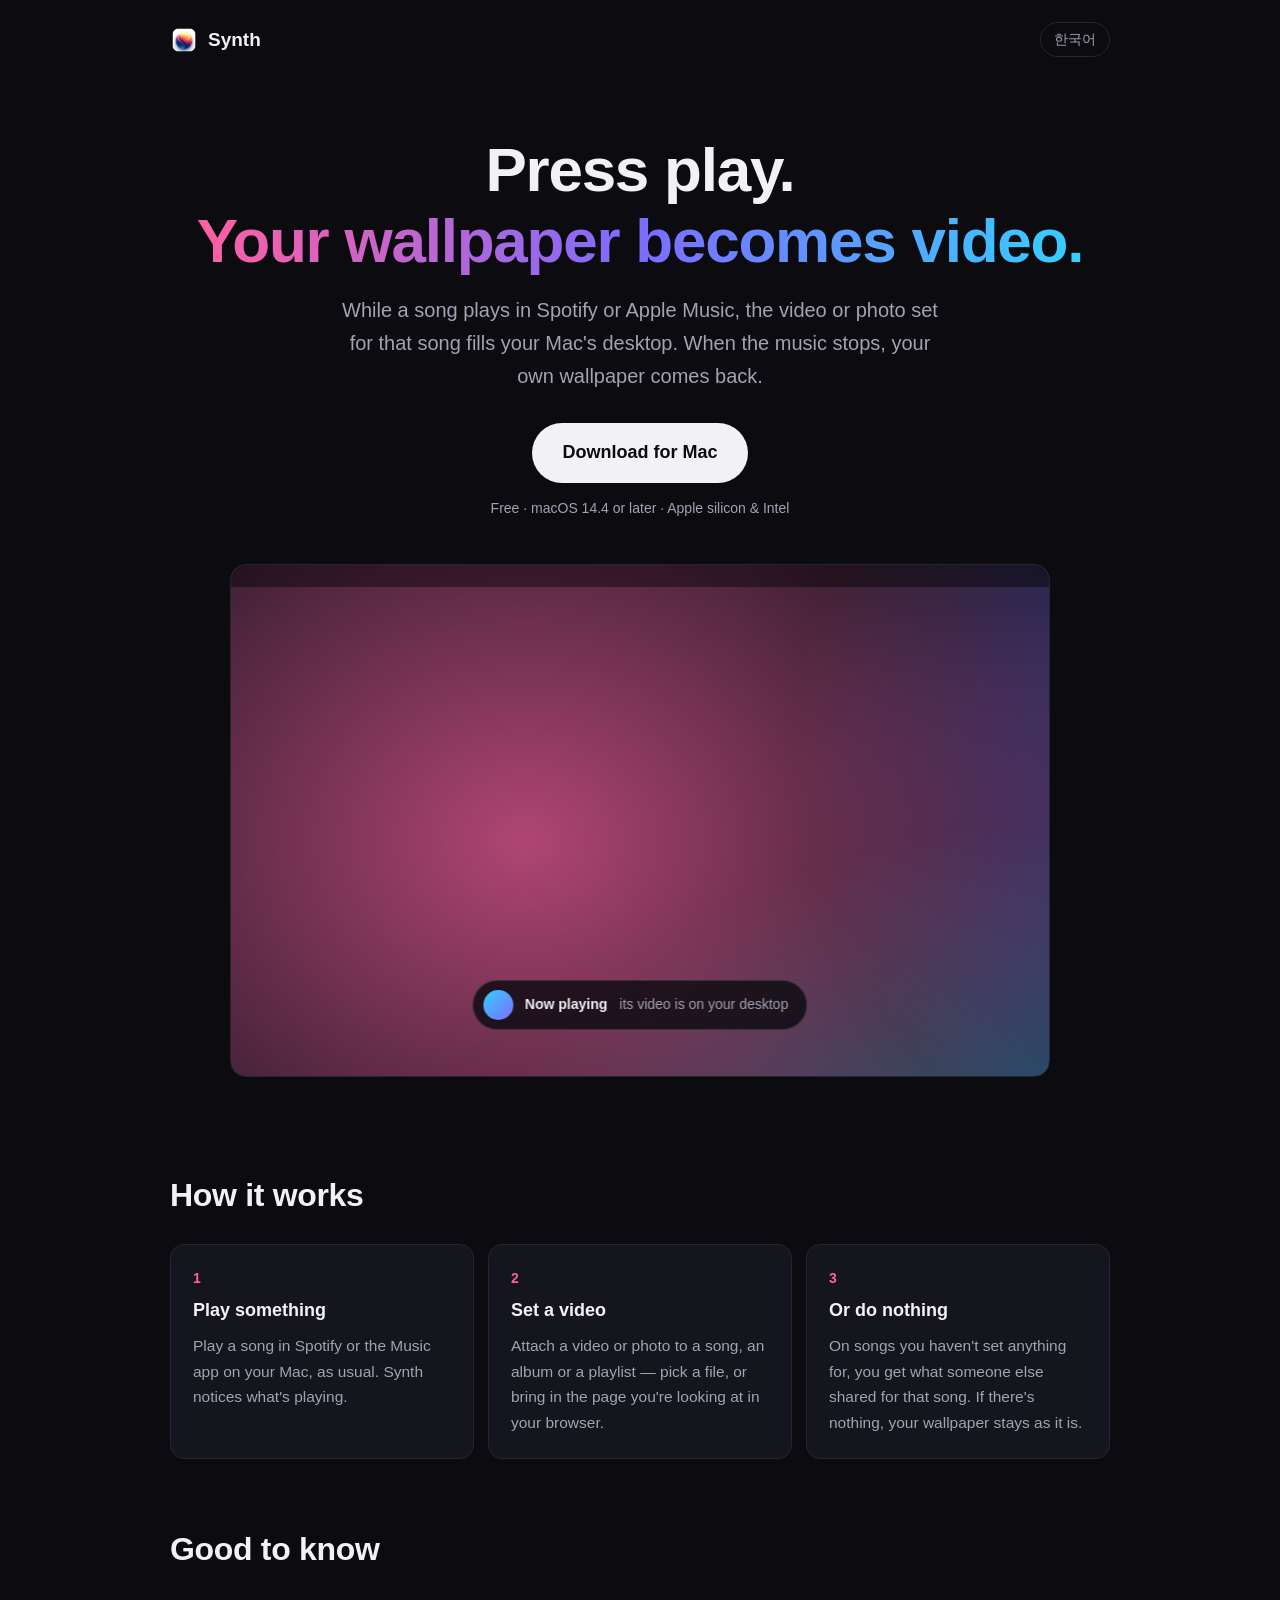
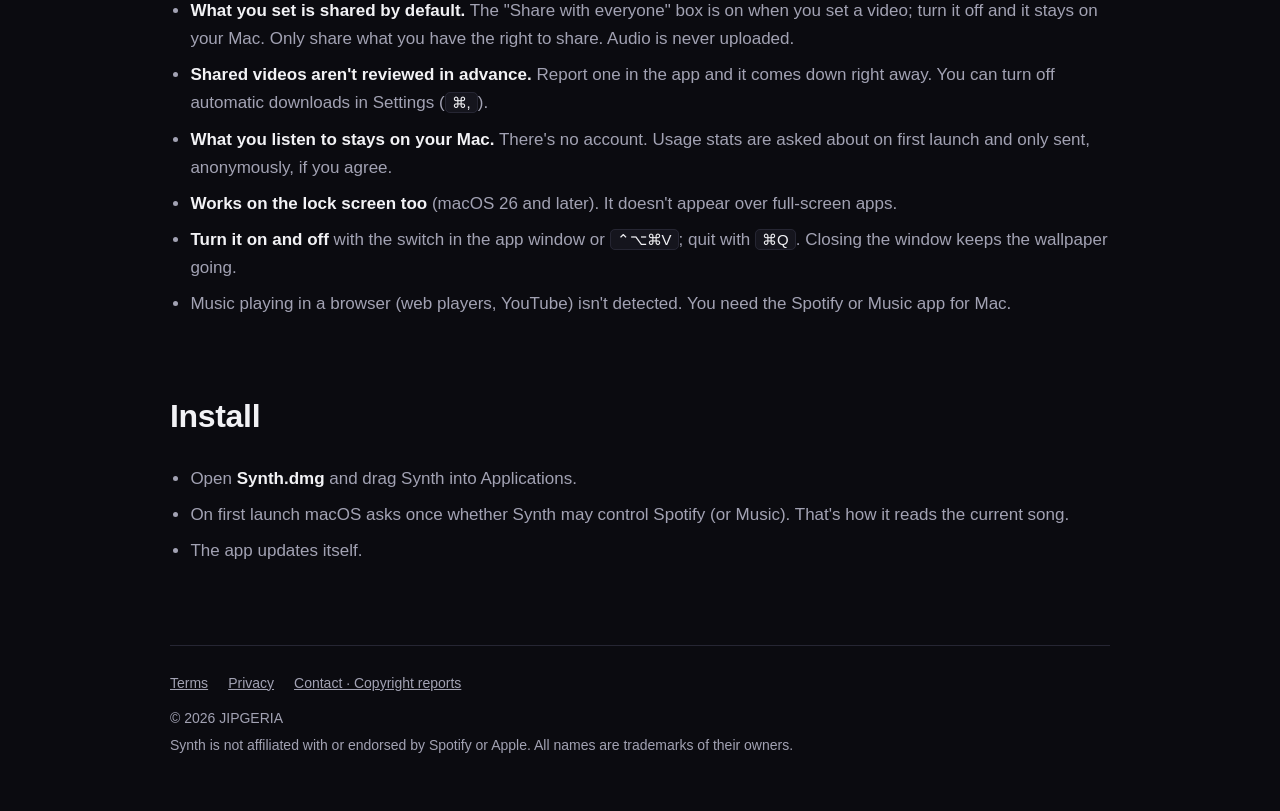
<file: index.html>
<!doctype html>
<html lang="ko" data-lang="ko">
<head>
<meta charset="utf-8">
<meta name="viewport" content="width=device-width, initial-scale=1">
<title>Synth — 음악을 틀면 배경화면이 영상이 됩니다</title>
<meta name="description" content="맥에서 Spotify나 Apple Music으로 음악을 듣는 동안 곡에 맞는 영상을 배경화면으로 깔아 주는 무료 앱. Free Mac app that turns your wallpaper into video while music plays.">
<meta property="og:title" content="Synth">
<meta property="og:description" content="음악을 틀면 배경화면이 영상이 됩니다 · Your wallpaper becomes video while music plays.">
<meta property="og:type" content="website">
<meta name="color-scheme" content="dark">
<link rel="icon" type="image/png" href="icon.png">
<link rel="apple-touch-icon" href="icon.png">
<link rel="stylesheet" href="style.css">
<script>
  // 앱과 같은 규칙: 시스템 언어가 한국어가 아니면 영어. 고른 것은 기억한다.
  (function () {
    var saved = null;
    try { saved = localStorage.getItem("lang"); } catch (e) {}
    var lang = saved || ((navigator.language || "en").toLowerCase().indexOf("ko") === 0 ? "ko" : "en");
    document.documentElement.setAttribute("data-lang", lang);
    document.documentElement.lang = lang;
  })();
</script>
</head>
<body>
<div class="wrap">
  <header class="top">
    <a class="brand" href="./"><span class="mark"></span>Synth</a>
    <button class="lang" id="lang" type="button"><span class="ko">English</span><span class="en">한국어</span></button>
  </header>

  <main>
    <div class="hero">
      <h1 class="ko">음악을 틀면,<br><em>배경화면이 영상이 됩니다</em></h1>
      <h1 class="en">Press play.<br><em>Your wallpaper becomes video.</em></h1>
      <p class="lead ko">Spotify나 Apple Music에서 곡이 나오는 동안, 그 곡에 건 영상·사진이 맥의 바탕화면에 깔립니다. 음악이 멈추면 원래 배경화면으로 돌아옵니다.</p>
      <p class="lead en">While a song plays in Spotify or Apple Music, the video or photo set for that song fills your Mac's desktop. When the music stops, your own wallpaper comes back.</p>
      <a class="cta" href="https://fqheehwemgrlnejwmnby.supabase.co/storage/v1/object/public/releases/Synth.dmg">
        <span class="ko">맥용 내려받기</span><span class="en">Download for Mac</span>
      </a>
      <div class="meta">
        <span class="ko">무료 · macOS 14.4 이상 · Apple 실리콘·Intel</span>
        <span class="en">Free · macOS 14.4 or later · Apple silicon &amp; Intel</span>
        <span id="ver"></span>
      </div>
      <div class="screen" aria-hidden="true">
        <div class="bar"></div>
        <div class="now"><i></i><b class="ko">지금 재생 중</b><b class="en">Now playing</b><span class="ko">곡에 건 영상이 바탕화면에</span><span class="en">its video is on your desktop</span></div>
      </div>
    </div>

    <section>
      <h2 class="ko">쓰는 법</h2><h2 class="en">How it works</h2>
      <div class="grid">
        <div class="card"><div class="num">1</div>
          <h3 class="ko">음악을 튼다</h3><h3 class="en">Play something</h3>
          <p class="ko">맥의 Spotify나 Music 앱에서 평소처럼 곡을 틉니다. Synth가 지금 나오는 곡을 알아봅니다.</p>
          <p class="en">Play a song in Spotify or the Music app on your Mac, as usual. Synth notices what's playing.</p></div>
        <div class="card"><div class="num">2</div>
          <h3 class="ko">영상을 건다</h3><h3 class="en">Set a video</h3>
          <p class="ko">곡·앨범·플레이리스트에 영상이나 사진을 겁니다. 파일을 고르거나, 브라우저에서 보던 페이지를 그대로 가져올 수 있습니다.</p>
          <p class="en">Attach a video or photo to a song, an album or a playlist — pick a file, or bring in the page you're looking at in your browser.</p></div>
        <div class="card"><div class="num">3</div>
          <h3 class="ko">아무것도 안 해도 된다</h3><h3 class="en">Or do nothing</h3>
          <p class="ko">걸어 둔 것이 없는 곡에서는 다른 사람이 그 곡에 올린 영상이 깔립니다. 그것도 없으면 원래 배경화면 그대로입니다.</p>
          <p class="en">On songs you haven't set anything for, you get what someone else shared for that song. If there's nothing, your wallpaper stays as it is.</p></div>
      </div>
    </section>

    <section>
      <h2 class="ko">알아 둘 것</h2><h2 class="en">Good to know</h2>
      <ul class="plain ko">
        <li><b>건 영상은 기본으로 공개됩니다.</b> 걸 때 나오는 "모두에게 공개" 상자가 켜져 있고, 끄면 내 맥에만 남습니다. 올릴 권리가 있는 것만 공개해 주세요. 소리는 올라가지 않습니다.</li>
        <li><b>남이 올린 영상은 미리 검토되지 않습니다.</b> 문제가 있는 것은 앱에서 신고하면 바로 내려갑니다. 저절로 받는 것이 싫으면 설정(<kbd>⌘,</kbd>)에서 끌 수 있습니다.</li>
        <li><b>듣는 곡은 맥 밖으로 나가지 않습니다.</b> 계정도 없습니다. 사용 통계는 처음 켤 때 묻고, 동의한 사람 것만 익명으로 받습니다.</li>
        <li><b>잠금 화면에도 나옵니다</b>(macOS 26부터). 전체 화면 앱 위에는 나오지 않습니다.</li>
        <li><b>켜고 끄기</b>는 앱 창의 스위치나 <kbd>⌃⌥⌘V</kbd>, 종료는 <kbd>⌘Q</kbd>입니다. 창을 닫아도 배경은 계속 나옵니다.</li>
        <li>브라우저에서 재생하는 음악(웹 플레이어, YouTube)은 알아보지 못합니다. 맥용 Spotify·Music 앱이 필요합니다.</li>
      </ul>
      <ul class="plain en">
        <li><b>What you set is shared by default.</b> The "Share with everyone" box is on when you set a video; turn it off and it stays on your Mac. Only share what you have the right to share. Audio is never uploaded.</li>
        <li><b>Shared videos aren't reviewed in advance.</b> Report one in the app and it comes down right away. You can turn off automatic downloads in Settings (<kbd>⌘,</kbd>).</li>
        <li><b>What you listen to stays on your Mac.</b> There's no account. Usage stats are asked about on first launch and only sent, anonymously, if you agree.</li>
        <li><b>Works on the lock screen too</b> (macOS 26 and later). It doesn't appear over full-screen apps.</li>
        <li><b>Turn it on and off</b> with the switch in the app window or <kbd>⌃⌥⌘V</kbd>; quit with <kbd>⌘Q</kbd>. Closing the window keeps the wallpaper going.</li>
        <li>Music playing in a browser (web players, YouTube) isn't detected. You need the Spotify or Music app for Mac.</li>
      </ul>
    </section>

    <section>
      <h2 class="ko">설치</h2><h2 class="en">Install</h2>
      <ul class="plain ko">
        <li>내려받은 <b>Synth.dmg</b>를 열고 Synth를 응용 프로그램 폴더로 끌어 놓습니다.</li>
        <li>처음 켜면 macOS가 Spotify(또는 Music)를 제어해도 되는지 한 번 묻습니다. 지금 나오는 곡을 읽는 데 씁니다.</li>
        <li>새 버전은 앱이 스스로 받아 바꿉니다.</li>
      </ul>
      <ul class="plain en">
        <li>Open <b>Synth.dmg</b> and drag Synth into Applications.</li>
        <li>On first launch macOS asks once whether Synth may control Spotify (or Music). That's how it reads the current song.</li>
        <li>The app updates itself.</li>
      </ul>
    </section>
  </main>

  <footer>
    <nav>
      <a class="ko" href="terms.html">이용약관</a><a class="en" href="terms-en.html"><span class="en">Terms</span></a>
      <a class="ko" href="privacy.html">개인정보 처리방침</a><a class="en" href="privacy-en.html"><span class="en">Privacy</span></a>
      <a href="mailto:sgim43547@gmail.com"><span class="ko">문의·저작권 신고</span><span class="en">Contact · Copyright reports</span></a>
    </nav>
    <p>© 2026 JIPGERIA</p>
    <p class="ko">Synth는 Spotify, Apple과 제휴하거나 승인받은 제품이 아닙니다. 각 이름은 해당 회사의 상표입니다.</p>
    <p class="en">Synth is not affiliated with or endorsed by Spotify or Apple. All names are trademarks of their owners.</p>
  </footer>
</div>
<script>
  document.getElementById("lang").addEventListener("click", function () {
    var next = document.documentElement.getAttribute("data-lang") === "ko" ? "en" : "ko";
    document.documentElement.setAttribute("data-lang", next);
    document.documentElement.lang = next;
    try { localStorage.setItem("lang", next); } catch (e) {}
  });
  // 버전은 앱이 업데이트를 확인할 때 읽는 바로 그 파일에서 읽는다. 못 읽으면 안 보일 뿐이다.
  fetch("https://fqheehwemgrlnejwmnby.supabase.co/storage/v1/object/public/releases/latest.json", { cache: "no-store" })
    .then(function (r) { return r.json(); })
    .then(function (j) { if (/^[0-9.]+$/.test(j.version)) document.getElementById("ver").textContent = " · v" + j.version; })
    .catch(function () {});
</script>
</body>
</html>
</file>
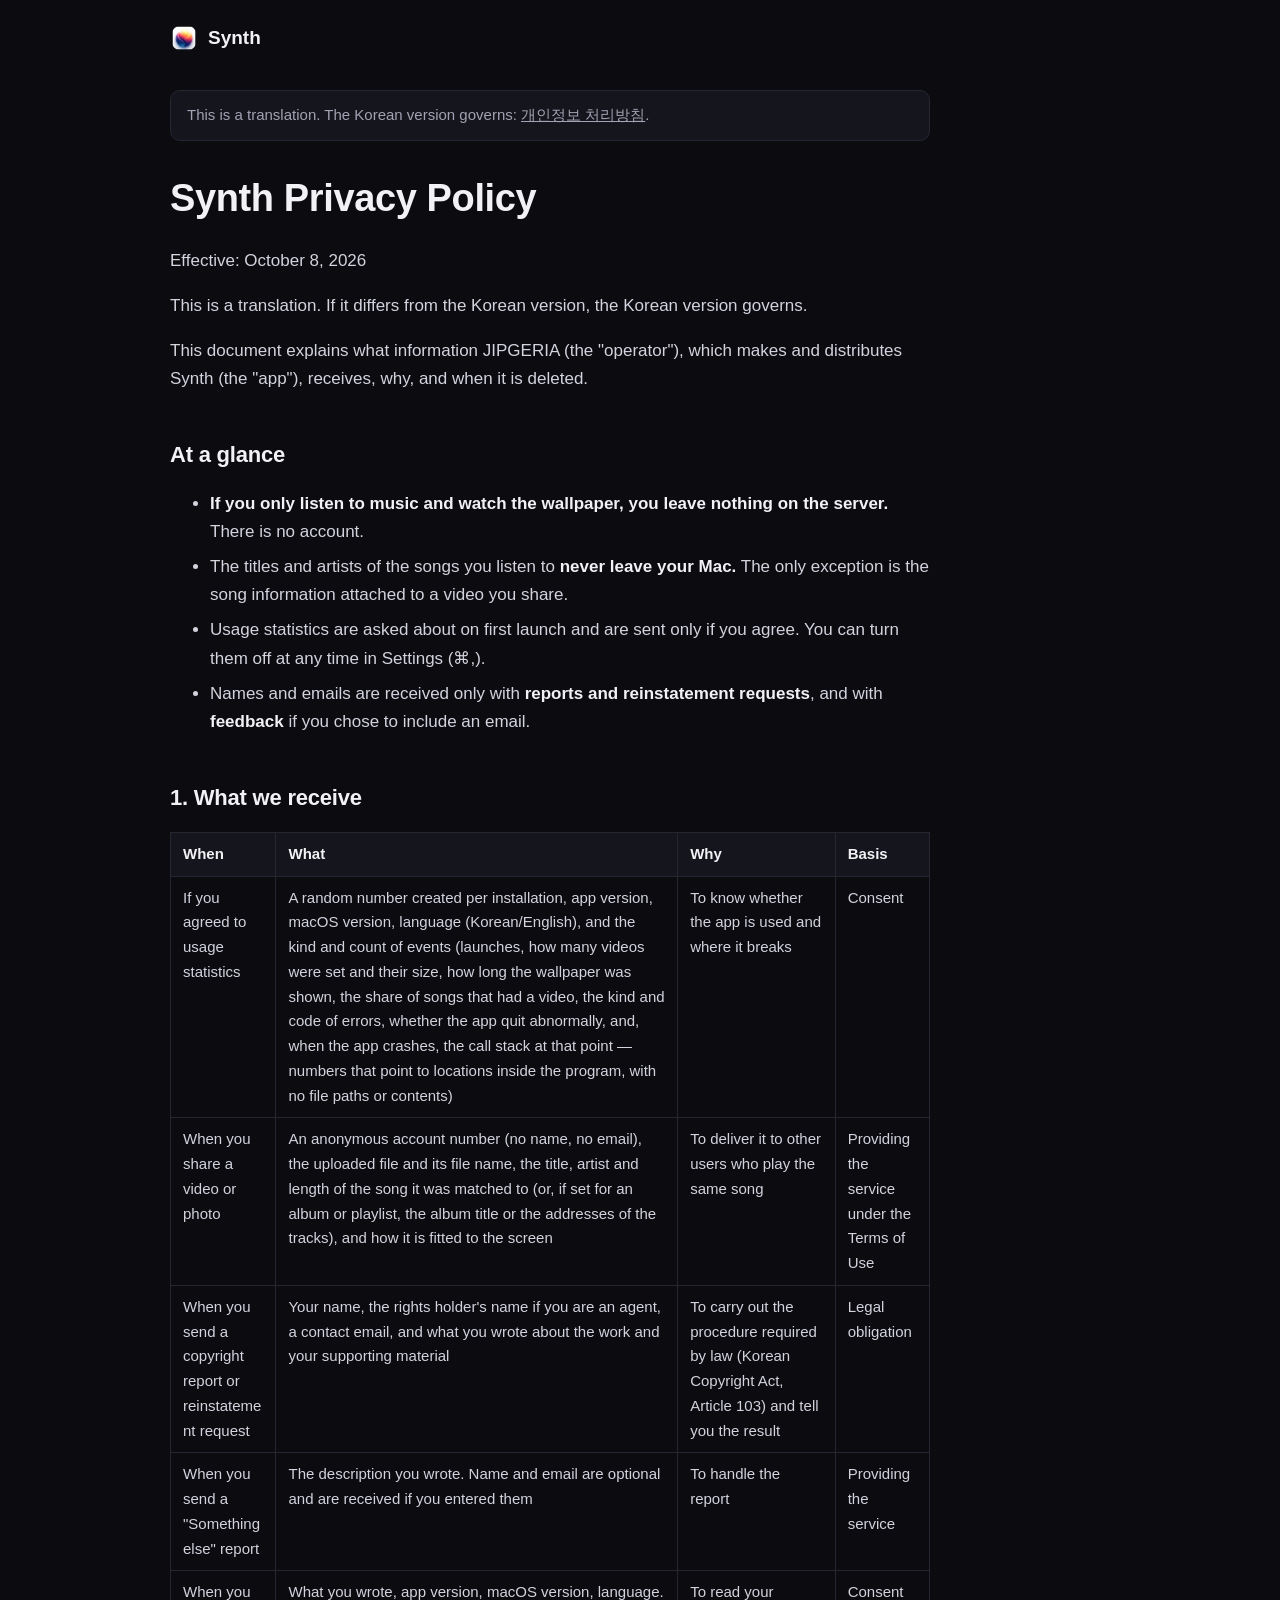
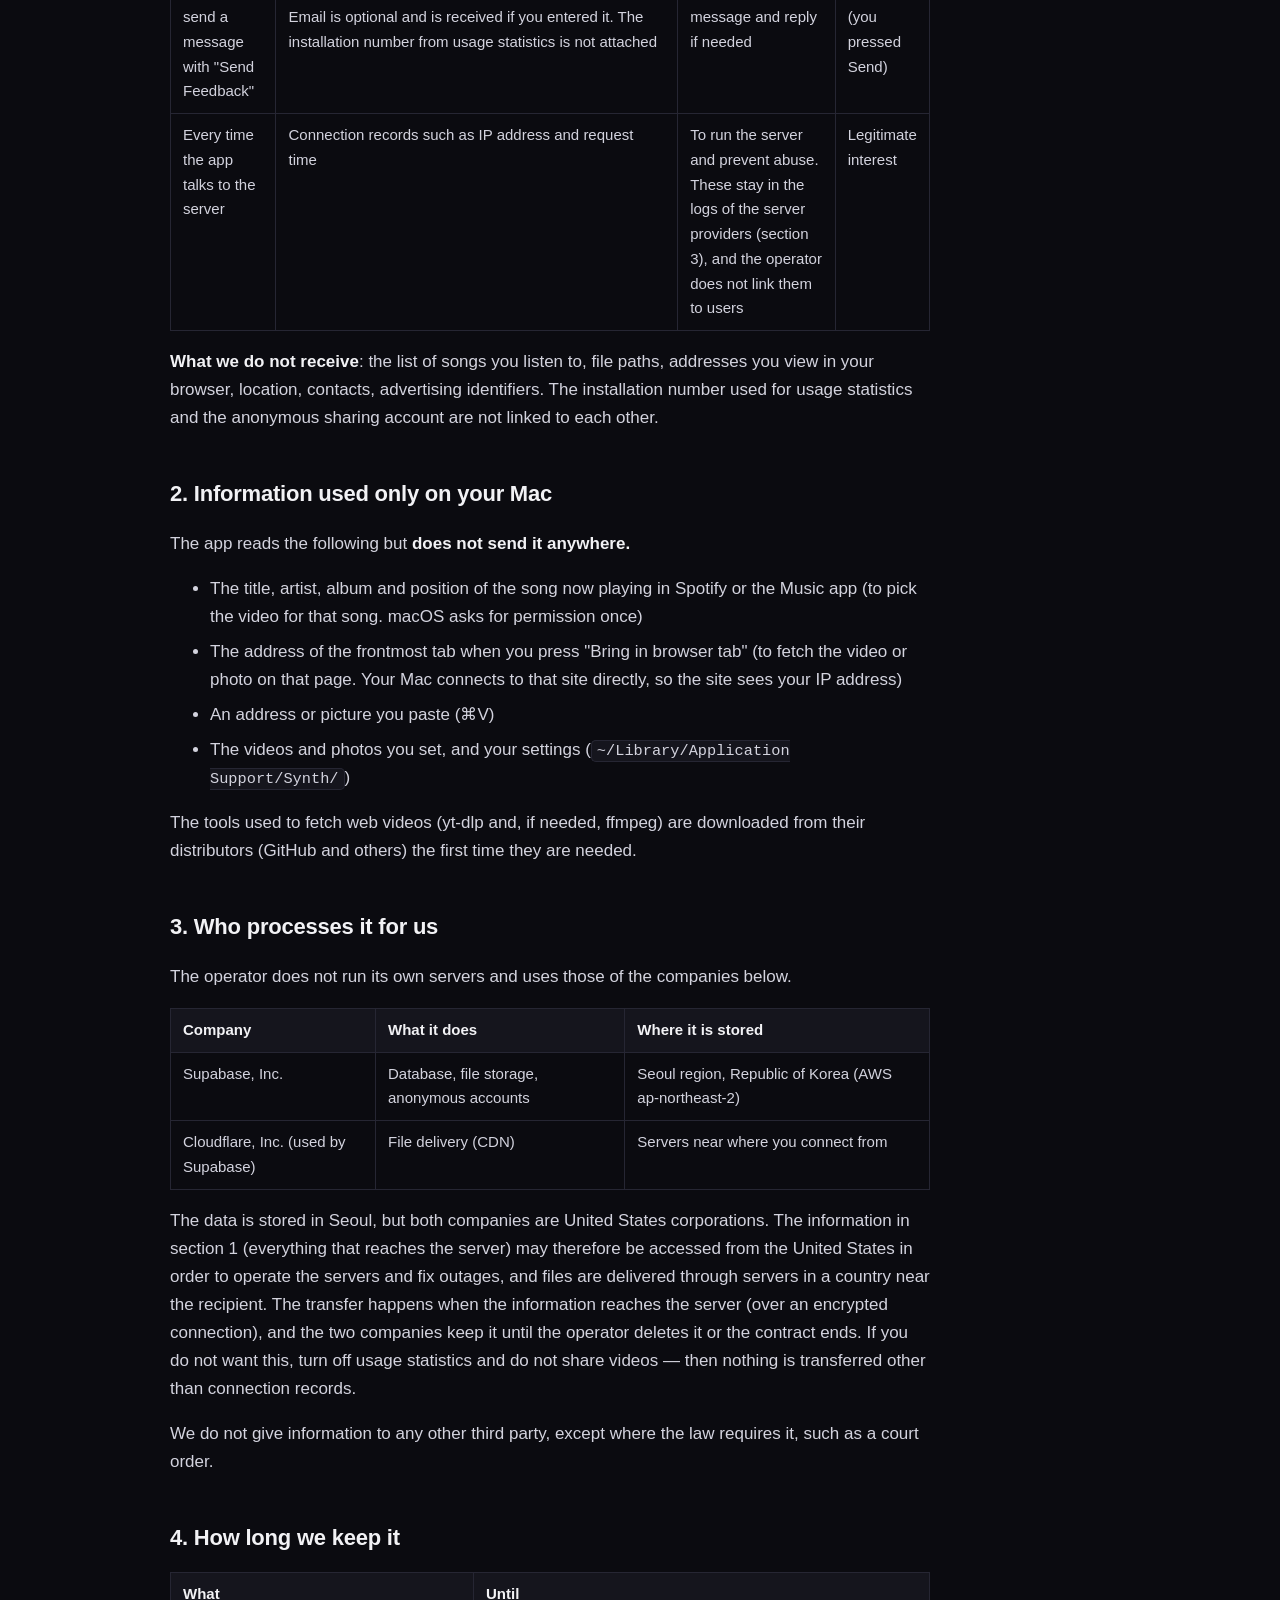
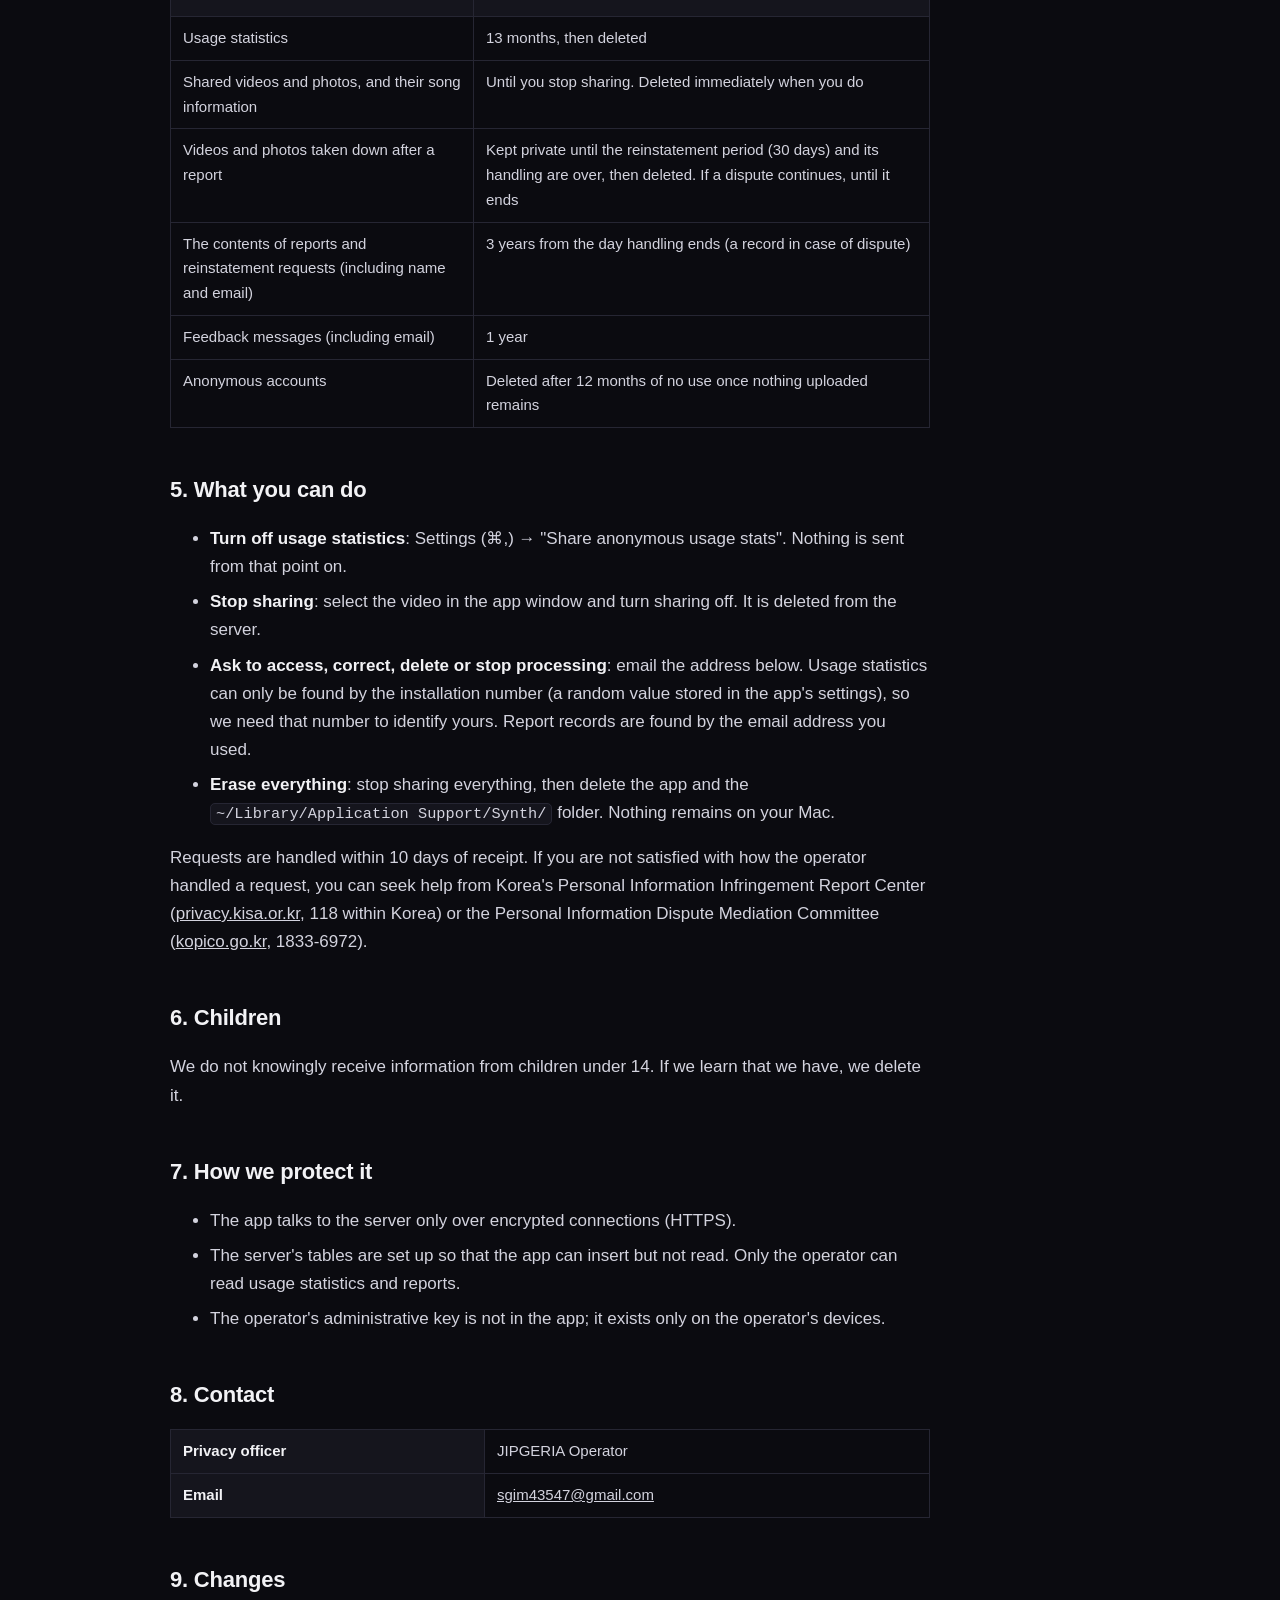
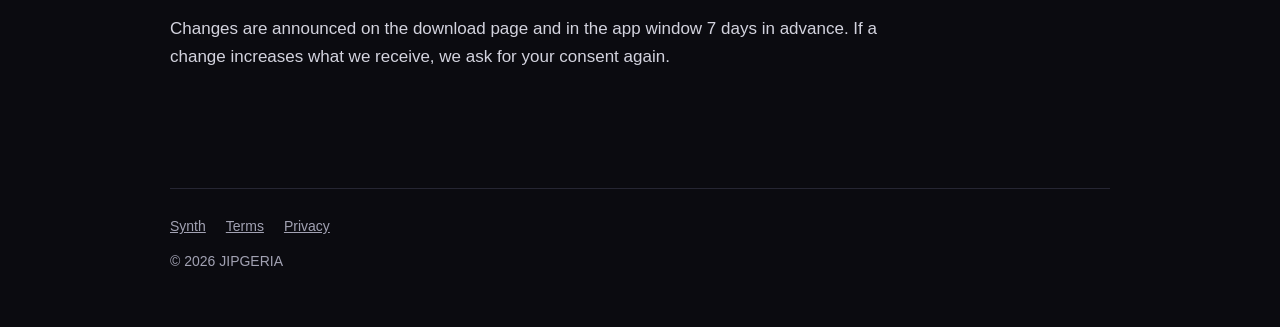
<file: privacy-en.html>
<!doctype html>
<html lang="en">
<head>
<meta charset="utf-8">
<meta name="viewport" content="width=device-width, initial-scale=1">
<title>Privacy Policy — Synth</title>
<meta name="color-scheme" content="dark">
<link rel="stylesheet" href="style.css">
</head>
<body>
<div class="wrap">
  <header class="top"><a class="brand" href="./"><span class="mark"></span>Synth</a></header>
  <main class="doc">
<p class="note">This is a translation. The Korean version governs: <a href="privacy.html">개인정보 처리방침</a>.</p>
<h1>Synth Privacy Policy</h1>
<p>Effective: October 8, 2026</p>
<p>This is a translation. If it differs from the Korean version, the Korean version governs.</p>
<p>This document explains what information JIPGERIA (the "operator"), which makes and distributes Synth (the "app"), receives, why, and when it is deleted.</p>
<h2>At a glance</h2>
<ul><li><strong>If you only listen to music and watch the wallpaper, you leave nothing on the server.</strong> There is no account.</li><li>The titles and artists of the songs you listen to <strong>never leave your Mac.</strong> The only exception is the song information attached to a video you share.</li><li>Usage statistics are asked about on first launch and are sent only if you agree. You can turn them off at any time in Settings (⌘,).</li><li>Names and emails are received only with <strong>reports and reinstatement requests</strong>, and with <strong>feedback</strong> if you chose to include an email.</li></ul>
<h2>1. What we receive</h2>
<div class="tablewrap"><table><tr><th>When</th><th>What</th><th>Why</th><th>Basis</th></tr><tr><td>If you agreed to usage statistics</td><td>A random number created per installation, app version, macOS version, language (Korean/English), and the kind and count of events (launches, how many videos were set and their size, how long the wallpaper was shown, the share of songs that had a video, the kind and code of errors, whether the app quit abnormally, and, when the app crashes, the call stack at that point — numbers that point to locations inside the program, with no file paths or contents)</td><td>To know whether the app is used and where it breaks</td><td>Consent</td></tr><tr><td>When you share a video or photo</td><td>An anonymous account number (no name, no email), the uploaded file and its file name, the title, artist and length of the song it was matched to (or, if set for an album or playlist, the album title or the addresses of the tracks), and how it is fitted to the screen</td><td>To deliver it to other users who play the same song</td><td>Providing the service under the Terms of Use</td></tr><tr><td>When you send a copyright report or reinstatement request</td><td>Your name, the rights holder's name if you are an agent, a contact email, and what you wrote about the work and your supporting material</td><td>To carry out the procedure required by law (Korean Copyright Act, Article 103) and tell you the result</td><td>Legal obligation</td></tr><tr><td>When you send a "Something else" report</td><td>The description you wrote. Name and email are optional and are received if you entered them</td><td>To handle the report</td><td>Providing the service</td></tr><tr><td>When you send a message with "Send Feedback"</td><td>What you wrote, app version, macOS version, language. Email is optional and is received if you entered it. The installation number from usage statistics is not attached</td><td>To read your message and reply if needed</td><td>Consent (you pressed Send)</td></tr><tr><td>Every time the app talks to the server</td><td>Connection records such as IP address and request time</td><td>To run the server and prevent abuse. These stay in the logs of the server providers (section 3), and the operator does not link them to users</td><td>Legitimate interest</td></tr></table></div>
<p><strong>What we do not receive</strong>: the list of songs you listen to, file paths, addresses you view in your browser, location, contacts, advertising identifiers. The installation number used for usage statistics and the anonymous sharing account are not linked to each other.</p>
<h2>2. Information used only on your Mac</h2>
<p>The app reads the following but <strong>does not send it anywhere.</strong></p>
<ul><li>The title, artist, album and position of the song now playing in Spotify or the Music app (to pick the video for that song. macOS asks for permission once)</li><li>The address of the frontmost tab when you press "Bring in browser tab" (to fetch the video or photo on that page. Your Mac connects to that site directly, so the site sees your IP address)</li><li>An address or picture you paste (⌘V)</li><li>The videos and photos you set, and your settings (<code>~/Library/Application Support/Synth/</code>)</li></ul>
<p>The tools used to fetch web videos (yt-dlp and, if needed, ffmpeg) are downloaded from their distributors (GitHub and others) the first time they are needed.</p>
<h2>3. Who processes it for us</h2>
<p>The operator does not run its own servers and uses those of the companies below.</p>
<div class="tablewrap"><table><tr><th>Company</th><th>What it does</th><th>Where it is stored</th></tr><tr><td>Supabase, Inc.</td><td>Database, file storage, anonymous accounts</td><td>Seoul region, Republic of Korea (AWS ap-northeast-2)</td></tr><tr><td>Cloudflare, Inc. (used by Supabase)</td><td>File delivery (CDN)</td><td>Servers near where you connect from</td></tr></table></div>
<p>The data is stored in Seoul, but both companies are United States corporations. The information in section 1 (everything that reaches the server) may therefore be accessed from the United States in order to operate the servers and fix outages, and files are delivered through servers in a country near the recipient. The transfer happens when the information reaches the server (over an encrypted connection), and the two companies keep it until the operator deletes it or the contract ends. If you do not want this, turn off usage statistics and do not share videos — then nothing is transferred other than connection records.</p>
<p>We do not give information to any other third party, except where the law requires it, such as a court order.</p>
<h2>4. How long we keep it</h2>
<div class="tablewrap"><table><tr><th>What</th><th>Until</th></tr><tr><td>Usage statistics</td><td>13 months, then deleted</td></tr><tr><td>Shared videos and photos, and their song information</td><td>Until you stop sharing. Deleted immediately when you do</td></tr><tr><td>Videos and photos taken down after a report</td><td>Kept private until the reinstatement period (30 days) and its handling are over, then deleted. If a dispute continues, until it ends</td></tr><tr><td>The contents of reports and reinstatement requests (including name and email)</td><td>3 years from the day handling ends (a record in case of dispute)</td></tr><tr><td>Feedback messages (including email)</td><td>1 year</td></tr><tr><td>Anonymous accounts</td><td>Deleted after 12 months of no use once nothing uploaded remains</td></tr></table></div>
<h2>5. What you can do</h2>
<ul><li><strong>Turn off usage statistics</strong>: Settings (⌘,) → "Share anonymous usage stats". Nothing is sent from that point on.</li><li><strong>Stop sharing</strong>: select the video in the app window and turn sharing off. It is deleted from the server.</li><li><strong>Ask to access, correct, delete or stop processing</strong>: email the address below. Usage statistics can only be found by the installation number (a random value stored in the app's settings), so we need that number to identify yours. Report records are found by the email address you used.</li><li><strong>Erase everything</strong>: stop sharing everything, then delete the app and the <code>~/Library/Application Support/Synth/</code> folder. Nothing remains on your Mac.</li></ul>
<p>Requests are handled within 10 days of receipt. If you are not satisfied with how the operator handled a request, you can seek help from Korea's Personal Information Infringement Report Center (<a href="https://privacy.kisa.or.kr">privacy.kisa.or.kr</a>, 118 within Korea) or the Personal Information Dispute Mediation Committee (<a href="https://kopico.go.kr">kopico.go.kr</a>, 1833-6972).</p>
<h2>6. Children</h2>
<p>We do not knowingly receive information from children under 14. If we learn that we have, we delete it.</p>
<h2>7. How we protect it</h2>
<ul><li>The app talks to the server only over encrypted connections (HTTPS).</li><li>The server's tables are set up so that the app can insert but not read. Only the operator can read usage statistics and reports.</li><li>The operator's administrative key is not in the app; it exists only on the operator's devices.</li></ul>
<h2>8. Contact</h2>
<div class="tablewrap"><table><tr><th>Privacy officer</th><td>JIPGERIA Operator</td></tr><tr><th>Email</th><td><a href="mailto:sgim43547@gmail.com">sgim43547@gmail.com</a></td></tr></table></div>
<h2>9. Changes</h2>
<p>Changes are announced on the download page and in the app window 7 days in advance. If a change increases what we receive, we ask for your consent again.</p>
  </main>
  <footer>
    <nav><a href="./">Synth</a><a href="terms-en.html">Terms</a><a href="privacy-en.html">Privacy</a></nav>
    <p>© 2026 JIPGERIA</p>
  </footer>
</div>
</body>
</html>
</file>
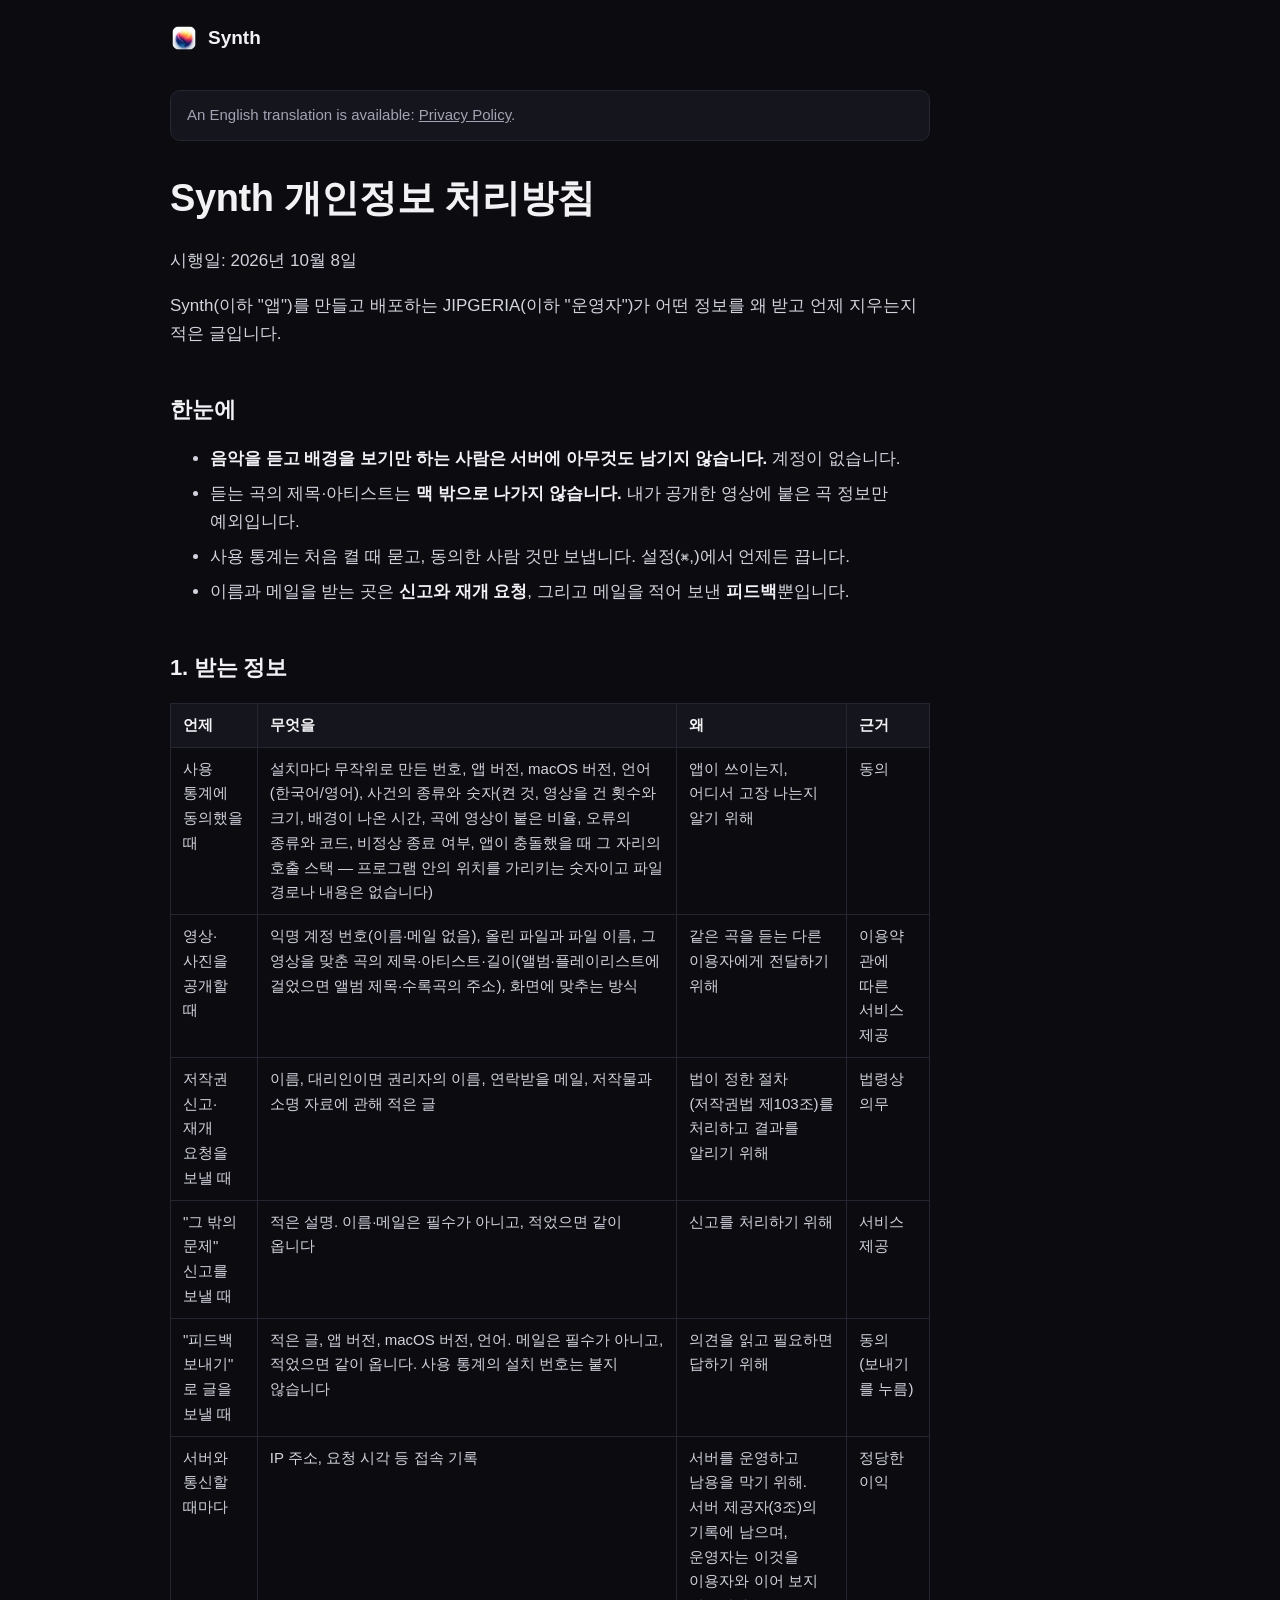
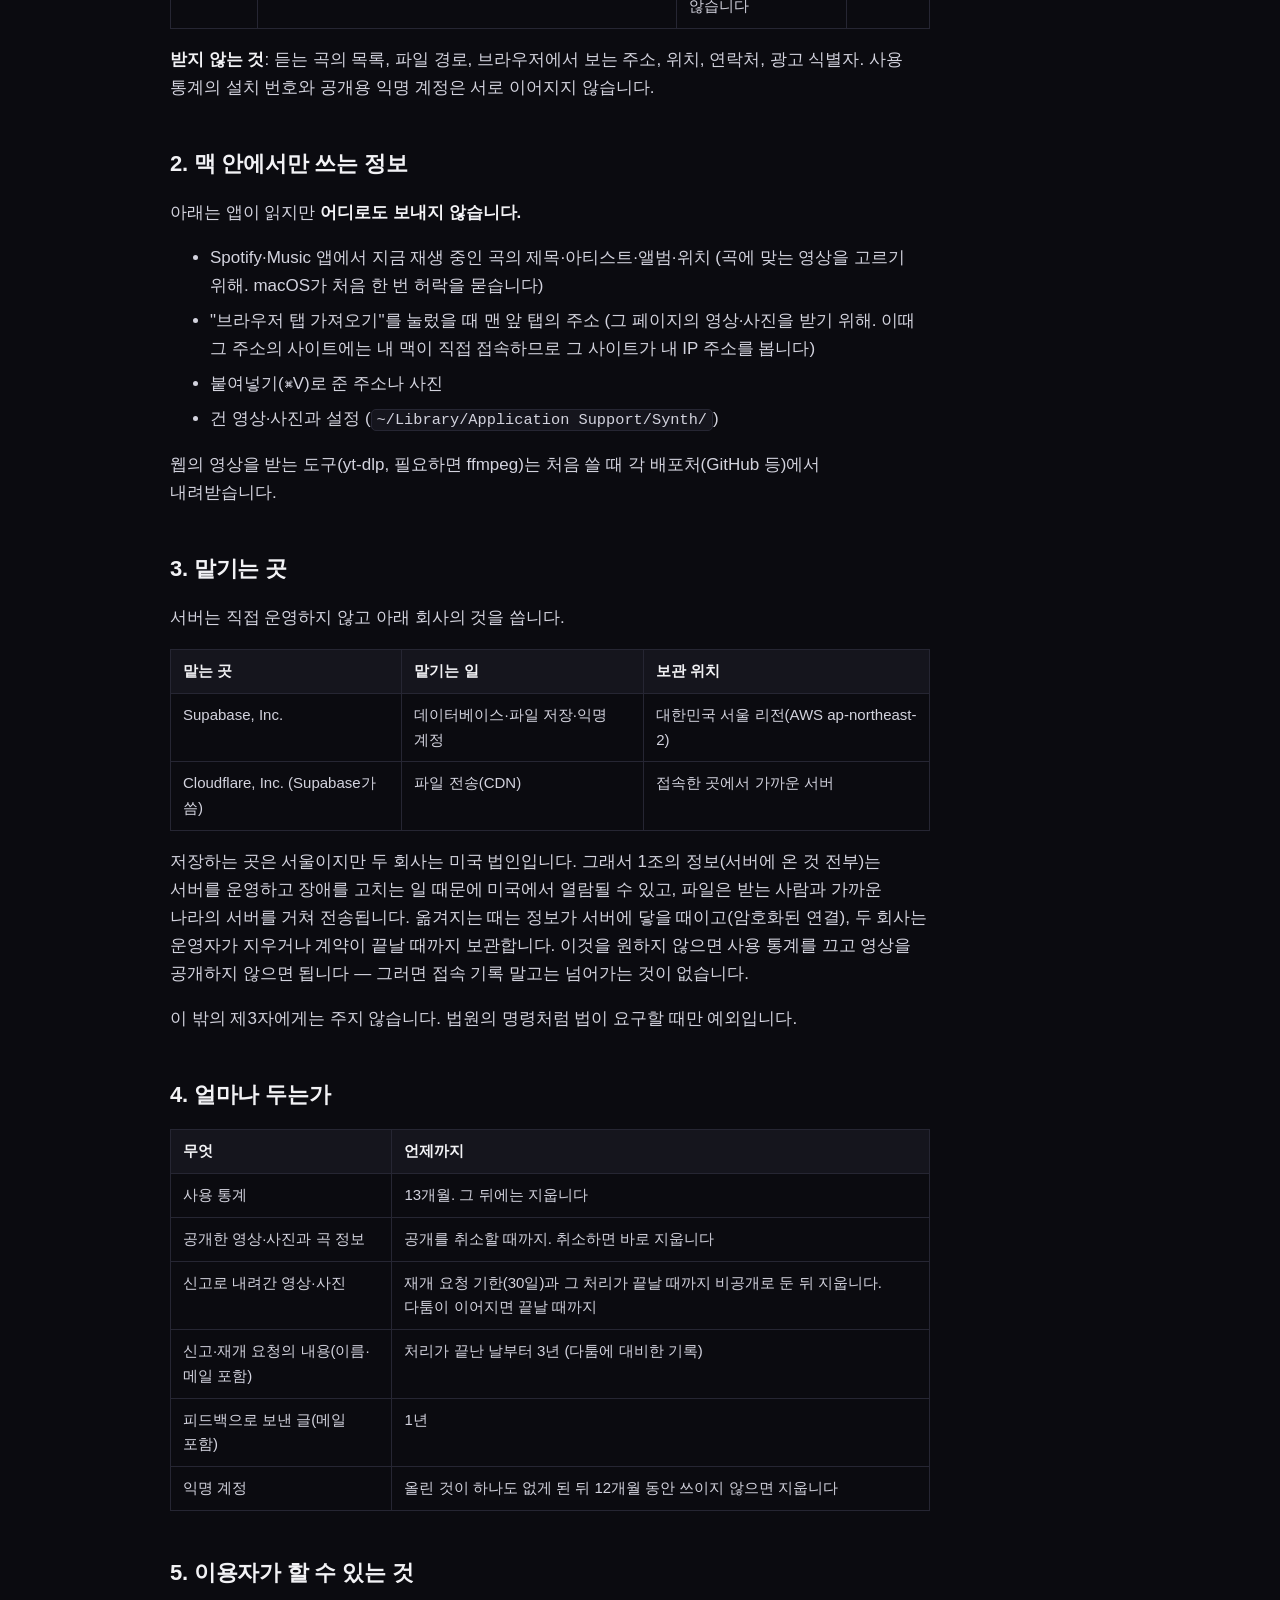
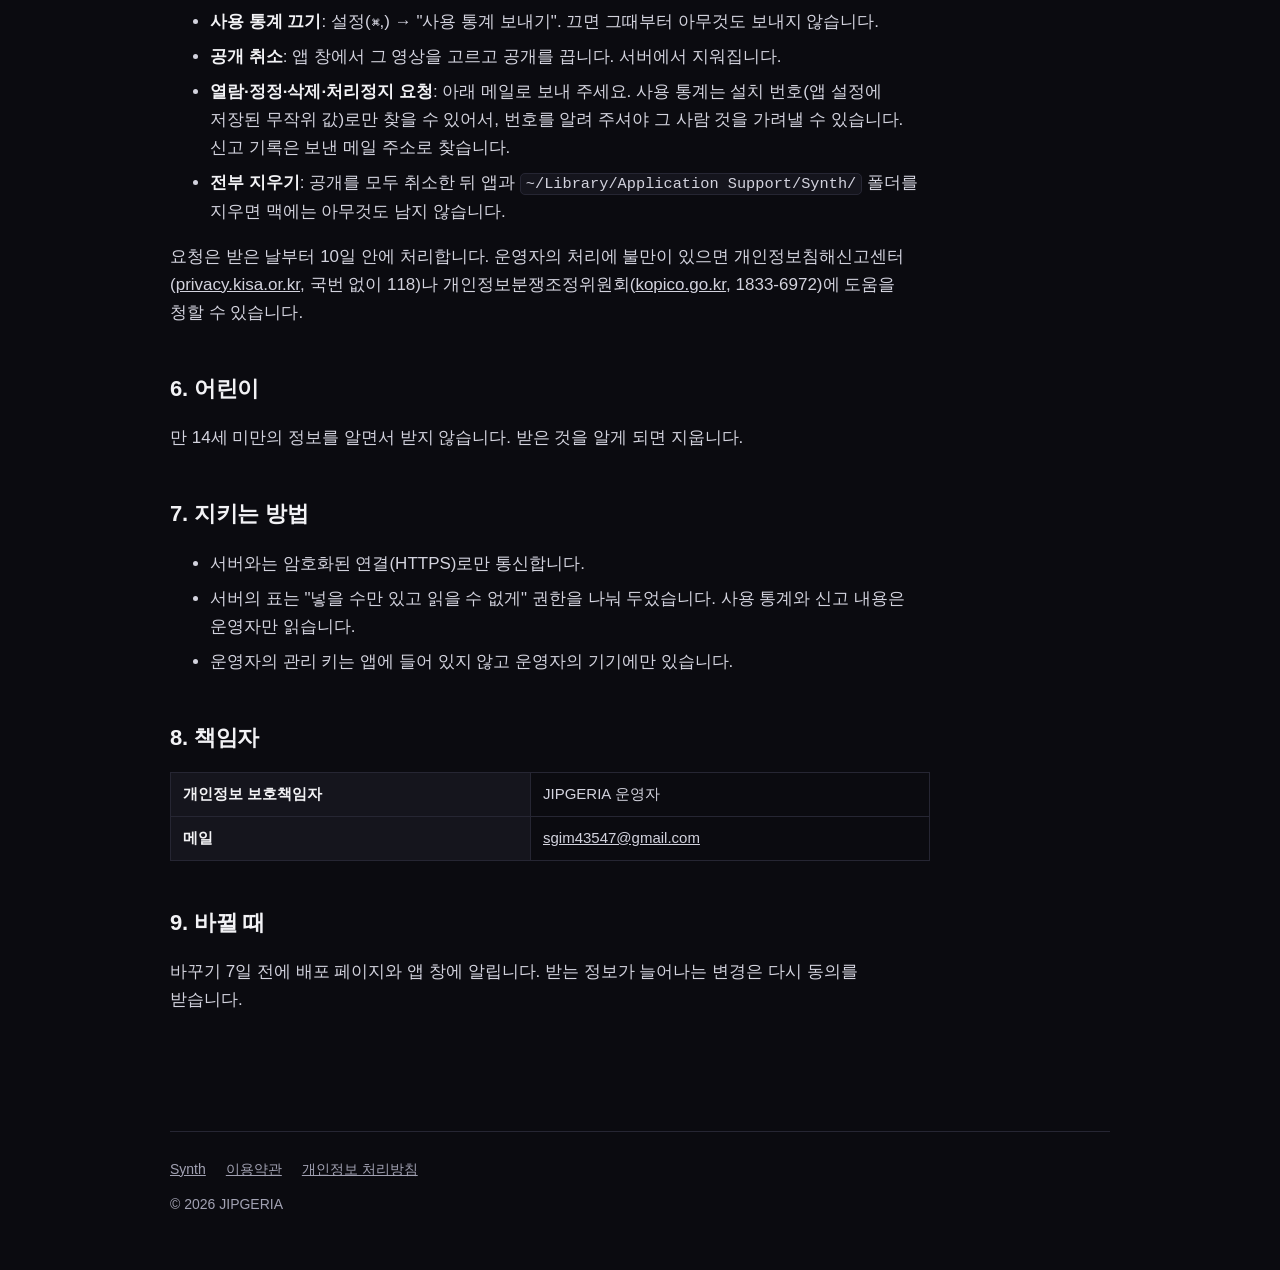
<file: privacy.html>
<!doctype html>
<html lang="ko">
<head>
<meta charset="utf-8">
<meta name="viewport" content="width=device-width, initial-scale=1">
<title>개인정보 처리방침 — Synth</title>
<meta name="color-scheme" content="dark">
<link rel="stylesheet" href="style.css">
</head>
<body>
<div class="wrap">
  <header class="top"><a class="brand" href="./"><span class="mark"></span>Synth</a></header>
  <main class="doc">
<p class="note">An English translation is available: <a href="privacy-en.html">Privacy Policy</a>.</p>
<h1>Synth 개인정보 처리방침</h1>
<p>시행일: 2026년 10월 8일</p>
<p>Synth(이하 "앱")를 만들고 배포하는 JIPGERIA(이하 "운영자")가 어떤 정보를 왜 받고 언제 지우는지 적은 글입니다.</p>
<h2>한눈에</h2>
<ul><li><strong>음악을 듣고 배경을 보기만 하는 사람은 서버에 아무것도 남기지 않습니다.</strong> 계정이 없습니다.</li><li>듣는 곡의 제목·아티스트는 <strong>맥 밖으로 나가지 않습니다.</strong> 내가 공개한 영상에 붙은 곡 정보만 예외입니다.</li><li>사용 통계는 처음 켤 때 묻고, 동의한 사람 것만 보냅니다. 설정(⌘,)에서 언제든 끕니다.</li><li>이름과 메일을 받는 곳은 <strong>신고와 재개 요청</strong>, 그리고 메일을 적어 보낸 <strong>피드백</strong>뿐입니다.</li></ul>
<h2>1. 받는 정보</h2>
<div class="tablewrap"><table><tr><th>언제</th><th>무엇을</th><th>왜</th><th>근거</th></tr><tr><td>사용 통계에 동의했을 때</td><td>설치마다 무작위로 만든 번호, 앱 버전, macOS 버전, 언어(한국어/영어), 사건의 종류와 숫자(켠 것, 영상을 건 횟수와 크기, 배경이 나온 시간, 곡에 영상이 붙은 비율, 오류의 종류와 코드, 비정상 종료 여부, 앱이 충돌했을 때 그 자리의 호출 스택 — 프로그램 안의 위치를 가리키는 숫자이고 파일 경로나 내용은 없습니다)</td><td>앱이 쓰이는지, 어디서 고장 나는지 알기 위해</td><td>동의</td></tr><tr><td>영상·사진을 공개할 때</td><td>익명 계정 번호(이름·메일 없음), 올린 파일과 파일 이름, 그 영상을 맞춘 곡의 제목·아티스트·길이(앨범·플레이리스트에 걸었으면 앨범 제목·수록곡의 주소), 화면에 맞추는 방식</td><td>같은 곡을 듣는 다른 이용자에게 전달하기 위해</td><td>이용약관에 따른 서비스 제공</td></tr><tr><td>저작권 신고·재개 요청을 보낼 때</td><td>이름, 대리인이면 권리자의 이름, 연락받을 메일, 저작물과 소명 자료에 관해 적은 글</td><td>법이 정한 절차(저작권법 제103조)를 처리하고 결과를 알리기 위해</td><td>법령상 의무</td></tr><tr><td>"그 밖의 문제" 신고를 보낼 때</td><td>적은 설명. 이름·메일은 필수가 아니고, 적었으면 같이 옵니다</td><td>신고를 처리하기 위해</td><td>서비스 제공</td></tr><tr><td>"피드백 보내기"로 글을 보낼 때</td><td>적은 글, 앱 버전, macOS 버전, 언어. 메일은 필수가 아니고, 적었으면 같이 옵니다. 사용 통계의 설치 번호는 붙지 않습니다</td><td>의견을 읽고 필요하면 답하기 위해</td><td>동의(보내기를 누름)</td></tr><tr><td>서버와 통신할 때마다</td><td>IP 주소, 요청 시각 등 접속 기록</td><td>서버를 운영하고 남용을 막기 위해. 서버 제공자(3조)의 기록에 남으며, 운영자는 이것을 이용자와 이어 보지 않습니다</td><td>정당한 이익</td></tr></table></div>
<p><strong>받지 않는 것</strong>: 듣는 곡의 목록, 파일 경로, 브라우저에서 보는 주소, 위치, 연락처, 광고 식별자. 사용 통계의 설치 번호와 공개용 익명 계정은 서로 이어지지 않습니다.</p>
<h2>2. 맥 안에서만 쓰는 정보</h2>
<p>아래는 앱이 읽지만 <strong>어디로도 보내지 않습니다.</strong></p>
<ul><li>Spotify·Music 앱에서 지금 재생 중인 곡의 제목·아티스트·앨범·위치 (곡에 맞는 영상을 고르기 위해. macOS가 처음 한 번 허락을 묻습니다)</li><li>"브라우저 탭 가져오기"를 눌렀을 때 맨 앞 탭의 주소 (그 페이지의 영상·사진을 받기 위해. 이때 그 주소의 사이트에는 내 맥이 직접 접속하므로 그 사이트가 내 IP 주소를 봅니다)</li><li>붙여넣기(⌘V)로 준 주소나 사진</li><li>건 영상·사진과 설정 (<code>~/Library/Application Support/Synth/</code>)</li></ul>
<p>웹의 영상을 받는 도구(yt-dlp, 필요하면 ffmpeg)는 처음 쓸 때 각 배포처(GitHub 등)에서 내려받습니다.</p>
<h2>3. 맡기는 곳</h2>
<p>서버는 직접 운영하지 않고 아래 회사의 것을 씁니다.</p>
<div class="tablewrap"><table><tr><th>맡는 곳</th><th>맡기는 일</th><th>보관 위치</th></tr><tr><td>Supabase, Inc.</td><td>데이터베이스·파일 저장·익명 계정</td><td>대한민국 서울 리전(AWS ap-northeast-2)</td></tr><tr><td>Cloudflare, Inc. (Supabase가 씀)</td><td>파일 전송(CDN)</td><td>접속한 곳에서 가까운 서버</td></tr></table></div>
<p>저장하는 곳은 서울이지만 두 회사는 미국 법인입니다. 그래서 1조의 정보(서버에 온 것 전부)는 서버를 운영하고 장애를 고치는 일 때문에 미국에서 열람될 수 있고, 파일은 받는 사람과 가까운 나라의 서버를 거쳐 전송됩니다. 옮겨지는 때는 정보가 서버에 닿을 때이고(암호화된 연결), 두 회사는 운영자가 지우거나 계약이 끝날 때까지 보관합니다. 이것을 원하지 않으면 사용 통계를 끄고 영상을 공개하지 않으면 됩니다 — 그러면 접속 기록 말고는 넘어가는 것이 없습니다.</p>
<p>이 밖의 제3자에게는 주지 않습니다. 법원의 명령처럼 법이 요구할 때만 예외입니다.</p>
<h2>4. 얼마나 두는가</h2>
<div class="tablewrap"><table><tr><th>무엇</th><th>언제까지</th></tr><tr><td>사용 통계</td><td>13개월. 그 뒤에는 지웁니다</td></tr><tr><td>공개한 영상·사진과 곡 정보</td><td>공개를 취소할 때까지. 취소하면 바로 지웁니다</td></tr><tr><td>신고로 내려간 영상·사진</td><td>재개 요청 기한(30일)과 그 처리가 끝날 때까지 비공개로 둔 뒤 지웁니다. 다툼이 이어지면 끝날 때까지</td></tr><tr><td>신고·재개 요청의 내용(이름·메일 포함)</td><td>처리가 끝난 날부터 3년 (다툼에 대비한 기록)</td></tr><tr><td>피드백으로 보낸 글(메일 포함)</td><td>1년</td></tr><tr><td>익명 계정</td><td>올린 것이 하나도 없게 된 뒤 12개월 동안 쓰이지 않으면 지웁니다</td></tr></table></div>
<h2>5. 이용자가 할 수 있는 것</h2>
<ul><li><strong>사용 통계 끄기</strong>: 설정(⌘,) → "사용 통계 보내기". 끄면 그때부터 아무것도 보내지 않습니다.</li><li><strong>공개 취소</strong>: 앱 창에서 그 영상을 고르고 공개를 끕니다. 서버에서 지워집니다.</li><li><strong>열람·정정·삭제·처리정지 요청</strong>: 아래 메일로 보내 주세요. 사용 통계는 설치 번호(앱 설정에 저장된 무작위 값)로만 찾을 수 있어서, 번호를 알려 주셔야 그 사람 것을 가려낼 수 있습니다. 신고 기록은 보낸 메일 주소로 찾습니다.</li><li><strong>전부 지우기</strong>: 공개를 모두 취소한 뒤 앱과 <code>~/Library/Application Support/Synth/</code> 폴더를 지우면 맥에는 아무것도 남지 않습니다.</li></ul>
<p>요청은 받은 날부터 10일 안에 처리합니다. 운영자의 처리에 불만이 있으면 개인정보침해신고센터 (<a href="https://privacy.kisa.or.kr">privacy.kisa.or.kr</a>, 국번 없이 118)나 개인정보분쟁조정위원회(<a href="https://kopico.go.kr">kopico.go.kr</a>, 1833-6972)에 도움을 청할 수 있습니다.</p>
<h2>6. 어린이</h2>
<p>만 14세 미만의 정보를 알면서 받지 않습니다. 받은 것을 알게 되면 지웁니다.</p>
<h2>7. 지키는 방법</h2>
<ul><li>서버와는 암호화된 연결(HTTPS)로만 통신합니다.</li><li>서버의 표는 "넣을 수만 있고 읽을 수 없게" 권한을 나눠 두었습니다. 사용 통계와 신고 내용은 운영자만 읽습니다.</li><li>운영자의 관리 키는 앱에 들어 있지 않고 운영자의 기기에만 있습니다.</li></ul>
<h2>8. 책임자</h2>
<div class="tablewrap"><table><tr><th>개인정보 보호책임자</th><td>JIPGERIA 운영자</td></tr><tr><th>메일</th><td><a href="mailto:sgim43547@gmail.com">sgim43547@gmail.com</a></td></tr></table></div>
<h2>9. 바뀔 때</h2>
<p>바꾸기 7일 전에 배포 페이지와 앱 창에 알립니다. 받는 정보가 늘어나는 변경은 다시 동의를 받습니다.</p>
  </main>
  <footer>
    <nav><a href="./">Synth</a><a href="terms.html">이용약관</a><a href="privacy.html">개인정보 처리방침</a></nav>
    <p>© 2026 JIPGERIA</p>
  </footer>
</div>
</body>
</html>
</file>
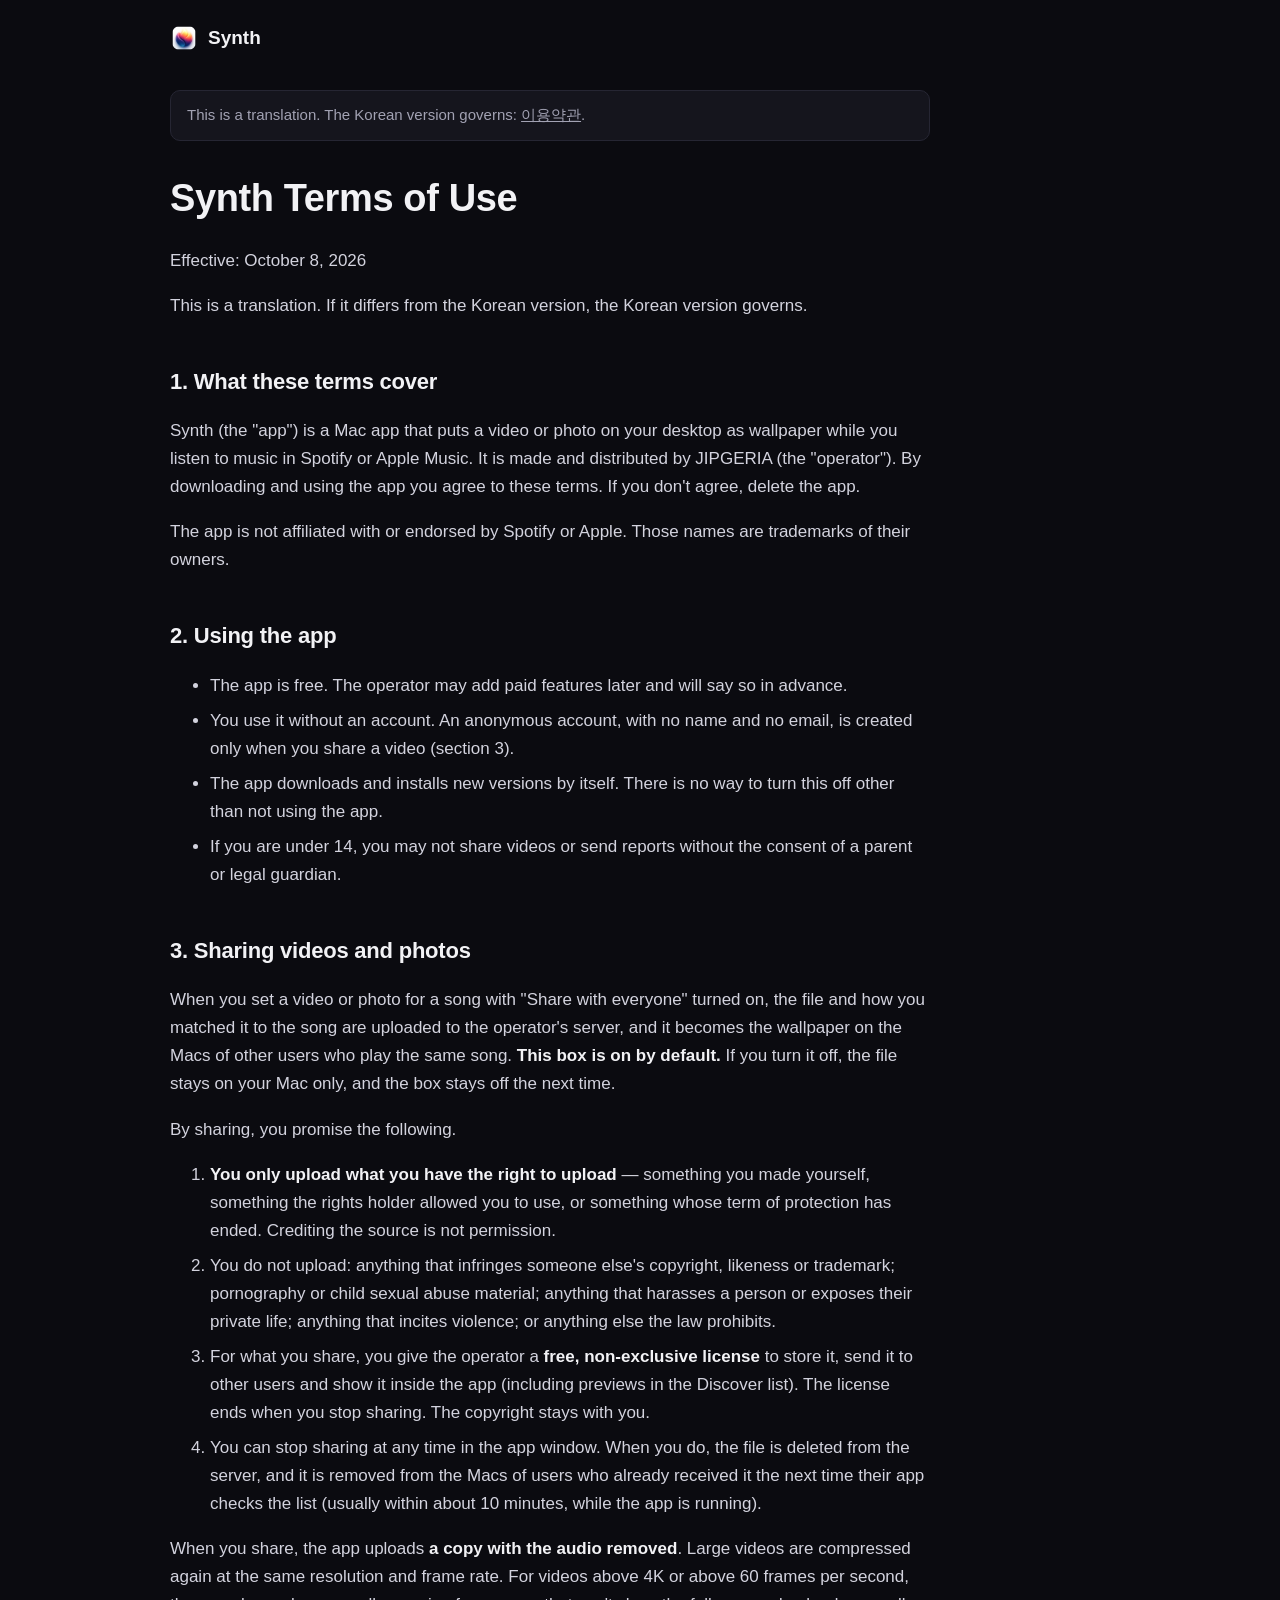
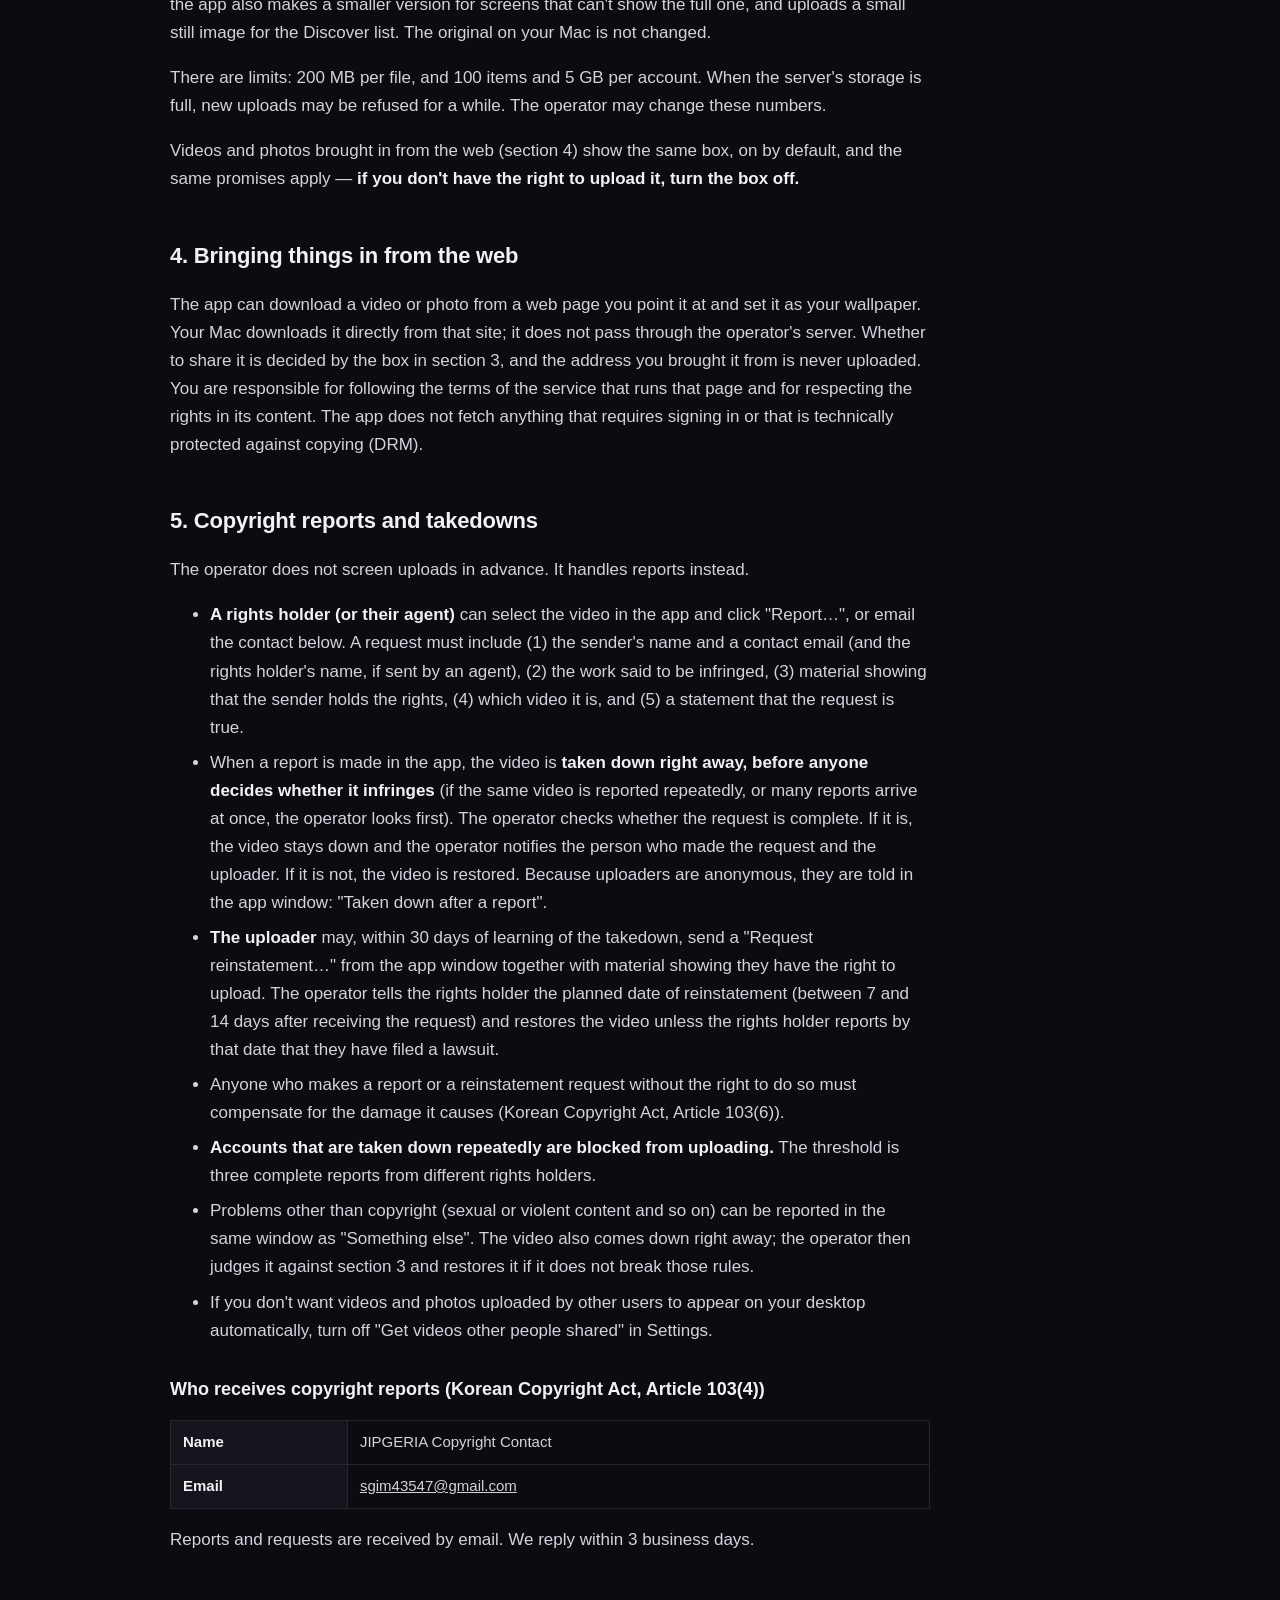
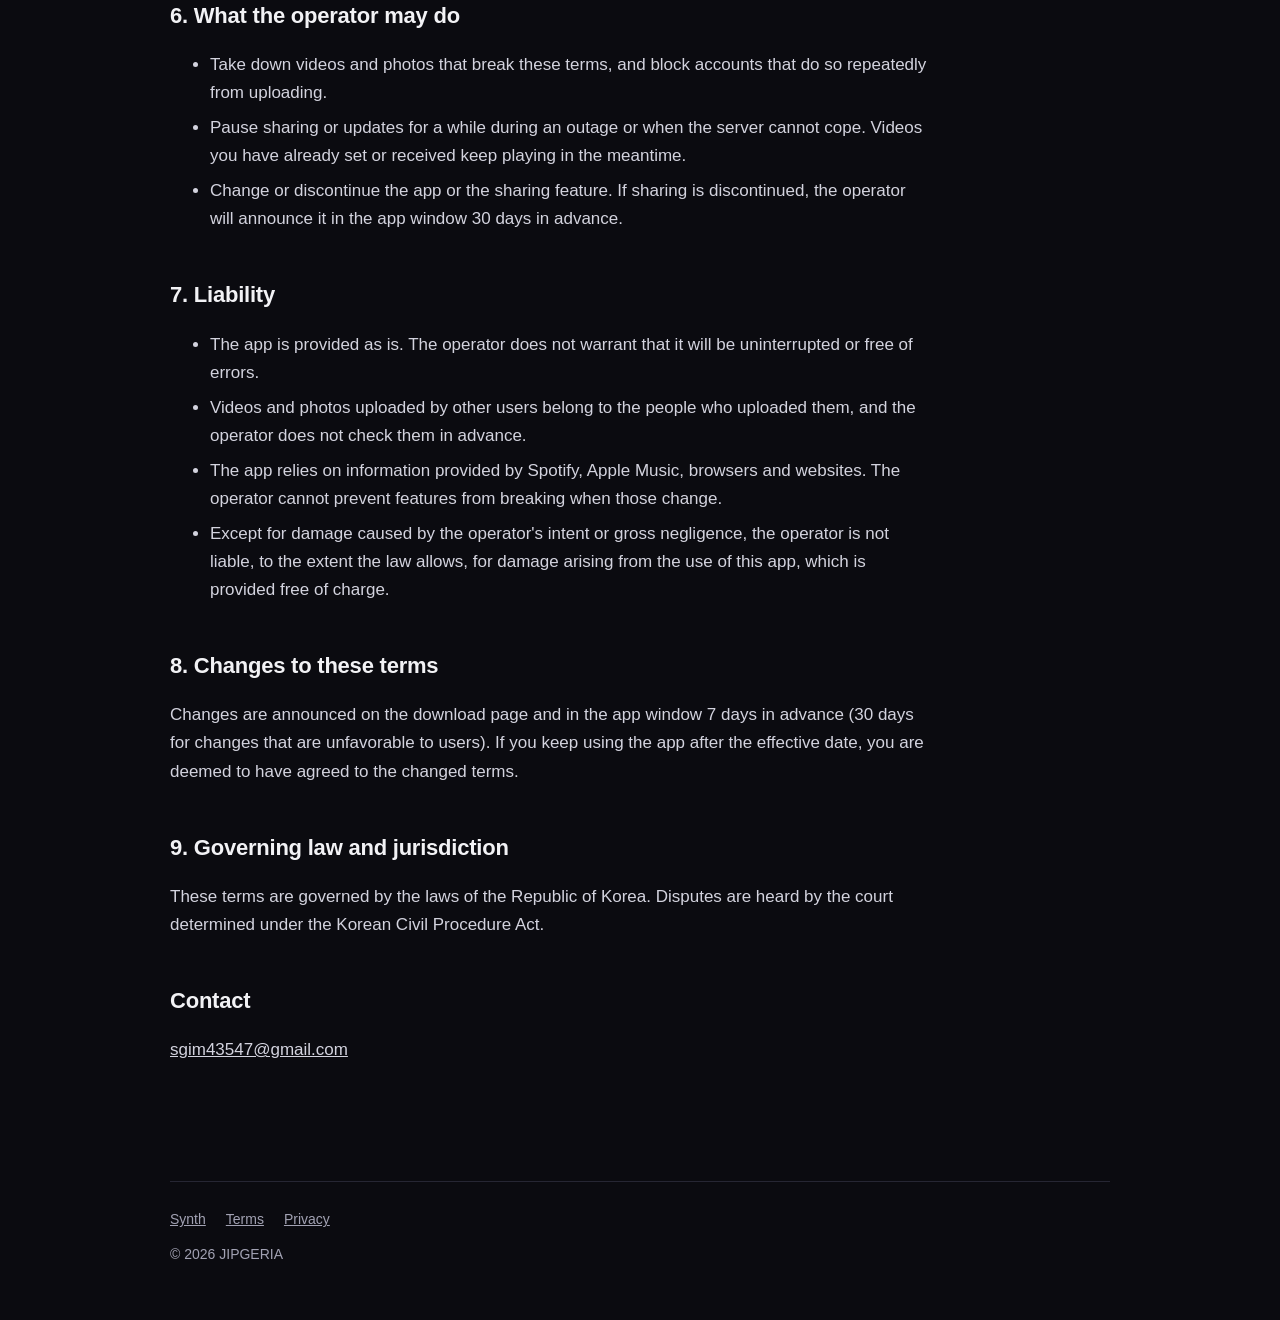
<file: terms-en.html>
<!doctype html>
<html lang="en">
<head>
<meta charset="utf-8">
<meta name="viewport" content="width=device-width, initial-scale=1">
<title>Terms of Use — Synth</title>
<meta name="color-scheme" content="dark">
<link rel="stylesheet" href="style.css">
</head>
<body>
<div class="wrap">
  <header class="top"><a class="brand" href="./"><span class="mark"></span>Synth</a></header>
  <main class="doc">
<p class="note">This is a translation. The Korean version governs: <a href="terms.html">이용약관</a>.</p>
<h1>Synth Terms of Use</h1>
<p>Effective: October 8, 2026</p>
<p>This is a translation. If it differs from the Korean version, the Korean version governs.</p>
<h2>1. What these terms cover</h2>
<p>Synth (the "app") is a Mac app that puts a video or photo on your desktop as wallpaper while you listen to music in Spotify or Apple Music. It is made and distributed by JIPGERIA (the "operator"). By downloading and using the app you agree to these terms. If you don't agree, delete the app.</p>
<p>The app is not affiliated with or endorsed by Spotify or Apple. Those names are trademarks of their owners.</p>
<h2>2. Using the app</h2>
<ul><li>The app is free. The operator may add paid features later and will say so in advance.</li><li>You use it without an account. An anonymous account, with no name and no email, is created only when you share a video (section 3).</li><li>The app downloads and installs new versions by itself. There is no way to turn this off other than not using the app.</li><li>If you are under 14, you may not share videos or send reports without the consent of a parent or legal guardian.</li></ul>
<h2>3. Sharing videos and photos</h2>
<p>When you set a video or photo for a song with "Share with everyone" turned on, the file and how you matched it to the song are uploaded to the operator's server, and it becomes the wallpaper on the Macs of other users who play the same song. <strong>This box is on by default.</strong> If you turn it off, the file stays on your Mac only, and the box stays off the next time.</p>
<p>By sharing, you promise the following.</p>
<ol><li><strong>You only upload what you have the right to upload</strong> — something you made yourself, something the rights holder allowed you to use, or something whose term of protection has ended. Crediting the source is not permission.</li><li>You do not upload: anything that infringes someone else's copyright, likeness or trademark; pornography or child sexual abuse material; anything that harasses a person or exposes their private life; anything that incites violence; or anything else the law prohibits.</li><li>For what you share, you give the operator a <strong>free, non-exclusive license</strong> to store it, send it to other users and show it inside the app (including previews in the Discover list). The license ends when you stop sharing. The copyright stays with you.</li><li>You can stop sharing at any time in the app window. When you do, the file is deleted from the server, and it is removed from the Macs of users who already received it the next time their app checks the list (usually within about 10 minutes, while the app is running).</li></ol>
<p>When you share, the app uploads <strong>a copy with the audio removed</strong>. Large videos are compressed again at the same resolution and frame rate. For videos above 4K or above 60 frames per second, the app also makes a smaller version for screens that can't show the full one, and uploads a small still image for the Discover list. The original on your Mac is not changed.</p>
<p>There are limits: 200 MB per file, and 100 items and 5 GB per account. When the server's storage is full, new uploads may be refused for a while. The operator may change these numbers.</p>
<p>Videos and photos brought in from the web (section 4) show the same box, on by default, and the same promises apply — <strong>if you don't have the right to upload it, turn the box off.</strong></p>
<h2>4. Bringing things in from the web</h2>
<p>The app can download a video or photo from a web page you point it at and set it as your wallpaper. Your Mac downloads it directly from that site; it does not pass through the operator's server. Whether to share it is decided by the box in section 3, and the address you brought it from is never uploaded. You are responsible for following the terms of the service that runs that page and for respecting the rights in its content. The app does not fetch anything that requires signing in or that is technically protected against copying (DRM).</p>
<h2>5. Copyright reports and takedowns</h2>
<p>The operator does not screen uploads in advance. It handles reports instead.</p>
<ul><li><strong>A rights holder (or their agent)</strong> can select the video in the app and click "Report…", or email the contact below. A request must include (1) the sender's name and a contact email (and the rights holder's name, if sent by an agent), (2) the work said to be infringed, (3) material showing that the sender holds the rights, (4) which video it is, and (5) a statement that the request is true.</li><li>When a report is made in the app, the video is <strong>taken down right away, before anyone decides whether it infringes</strong> (if the same video is reported repeatedly, or many reports arrive at once, the operator looks first). The operator checks whether the request is complete. If it is, the video stays down and the operator notifies the person who made the request and the uploader. If it is not, the video is restored. Because uploaders are anonymous, they are told in the app window: "Taken down after a report".</li><li><strong>The uploader</strong> may, within 30 days of learning of the takedown, send a "Request reinstatement…" from the app window together with material showing they have the right to upload. The operator tells the rights holder the planned date of reinstatement (between 7 and 14 days after receiving the request) and restores the video unless the rights holder reports by that date that they have filed a lawsuit.</li><li>Anyone who makes a report or a reinstatement request without the right to do so must compensate for the damage it causes (Korean Copyright Act, Article 103(6)).</li><li><strong>Accounts that are taken down repeatedly are blocked from uploading.</strong> The threshold is three complete reports from different rights holders.</li><li>Problems other than copyright (sexual or violent content and so on) can be reported in the same window as "Something else". The video also comes down right away; the operator then judges it against section 3 and restores it if it does not break those rules.</li><li>If you don't want videos and photos uploaded by other users to appear on your desktop automatically, turn off "Get videos other people shared" in Settings.</li></ul>
<h3>Who receives copyright reports (Korean Copyright Act, Article 103(4))</h3>
<div class="tablewrap"><table><tr><th>Name</th><td>JIPGERIA Copyright Contact</td></tr><tr><th>Email</th><td><a href="mailto:sgim43547@gmail.com">sgim43547@gmail.com</a></td></tr></table></div>
<p>Reports and requests are received by email. We reply within 3 business days.</p>
<h2>6. What the operator may do</h2>
<ul><li>Take down videos and photos that break these terms, and block accounts that do so repeatedly from uploading.</li><li>Pause sharing or updates for a while during an outage or when the server cannot cope. Videos you have already set or received keep playing in the meantime.</li><li>Change or discontinue the app or the sharing feature. If sharing is discontinued, the operator will announce it in the app window 30 days in advance.</li></ul>
<h2>7. Liability</h2>
<ul><li>The app is provided as is. The operator does not warrant that it will be uninterrupted or free of errors.</li><li>Videos and photos uploaded by other users belong to the people who uploaded them, and the operator does not check them in advance.</li><li>The app relies on information provided by Spotify, Apple Music, browsers and websites. The operator cannot prevent features from breaking when those change.</li><li>Except for damage caused by the operator's intent or gross negligence, the operator is not liable, to the extent the law allows, for damage arising from the use of this app, which is provided free of charge.</li></ul>
<h2>8. Changes to these terms</h2>
<p>Changes are announced on the download page and in the app window 7 days in advance (30 days for changes that are unfavorable to users). If you keep using the app after the effective date, you are deemed to have agreed to the changed terms.</p>
<h2>9. Governing law and jurisdiction</h2>
<p>These terms are governed by the laws of the Republic of Korea. Disputes are heard by the court determined under the Korean Civil Procedure Act.</p>
<h2>Contact</h2>
<p><a href="mailto:sgim43547@gmail.com">sgim43547@gmail.com</a></p>
  </main>
  <footer>
    <nav><a href="./">Synth</a><a href="terms-en.html">Terms</a><a href="privacy-en.html">Privacy</a></nav>
    <p>© 2026 JIPGERIA</p>
  </footer>
</div>
</body>
</html>
</file>
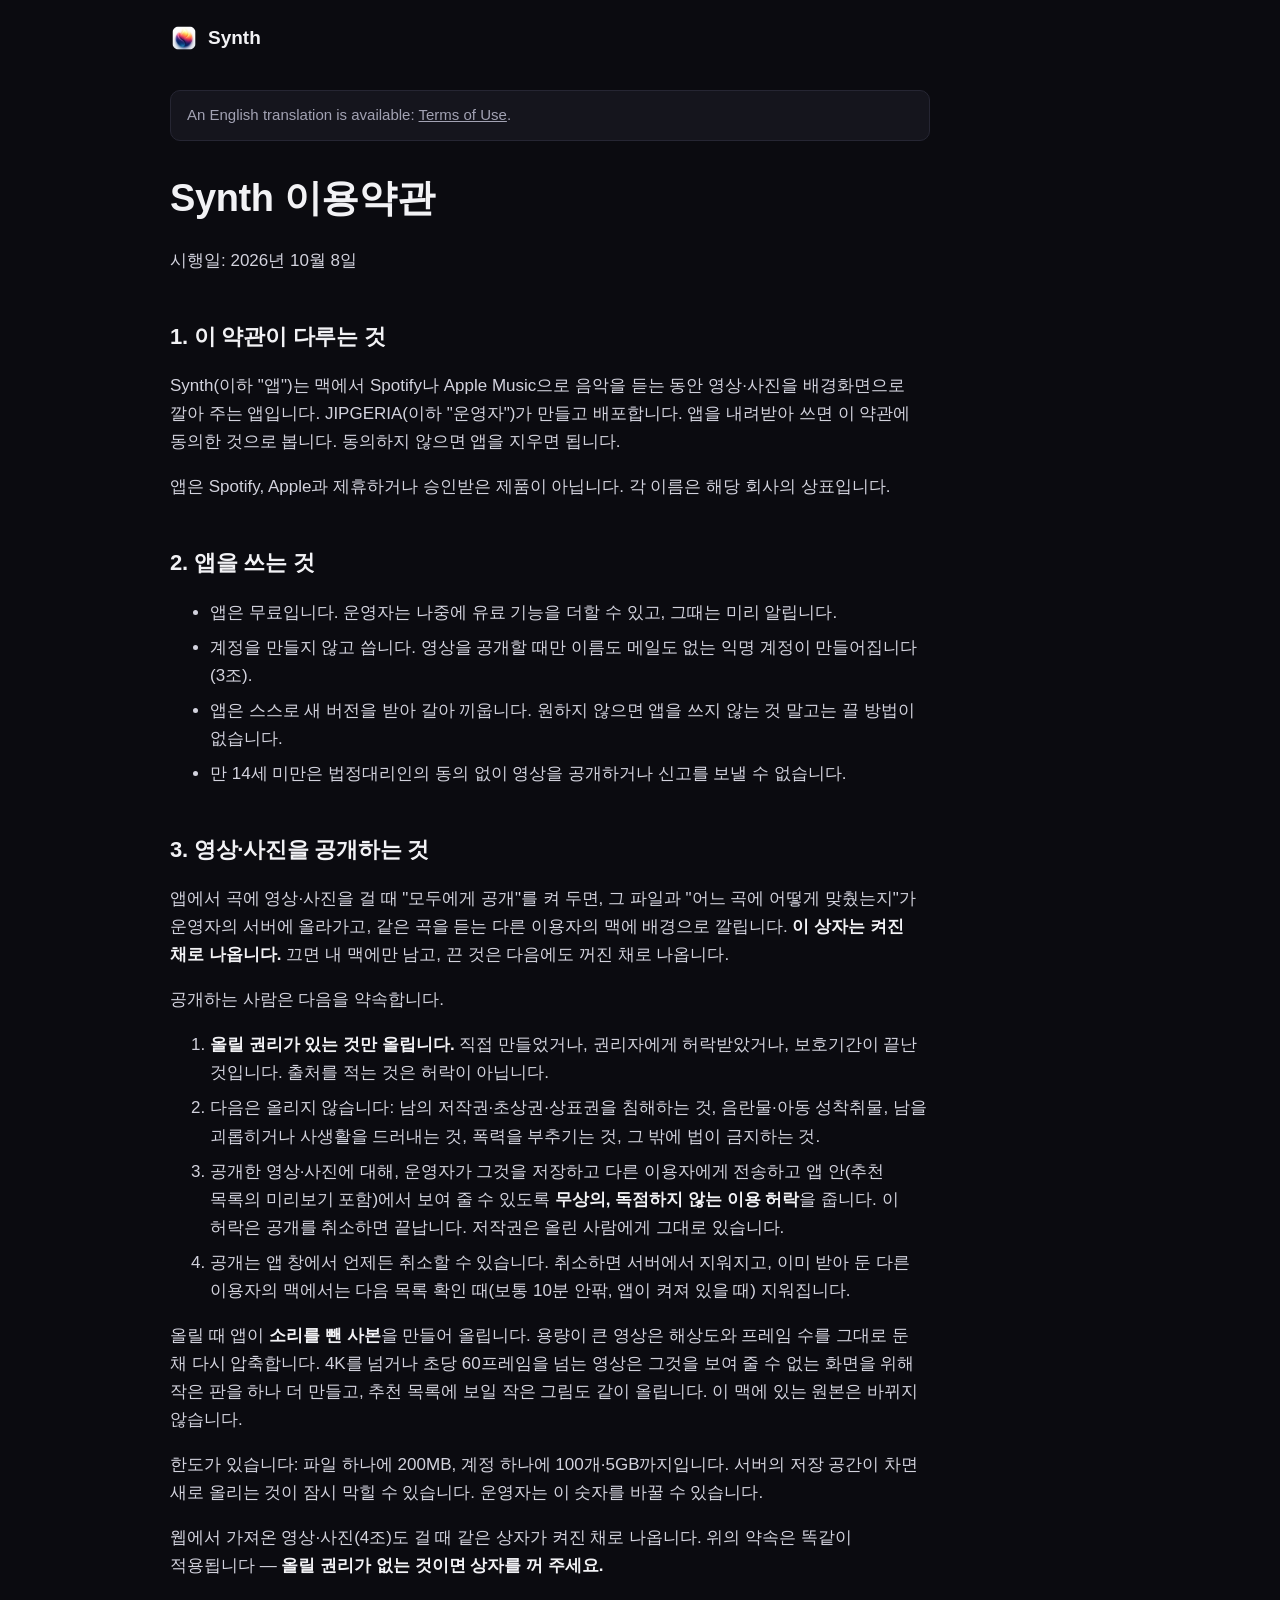
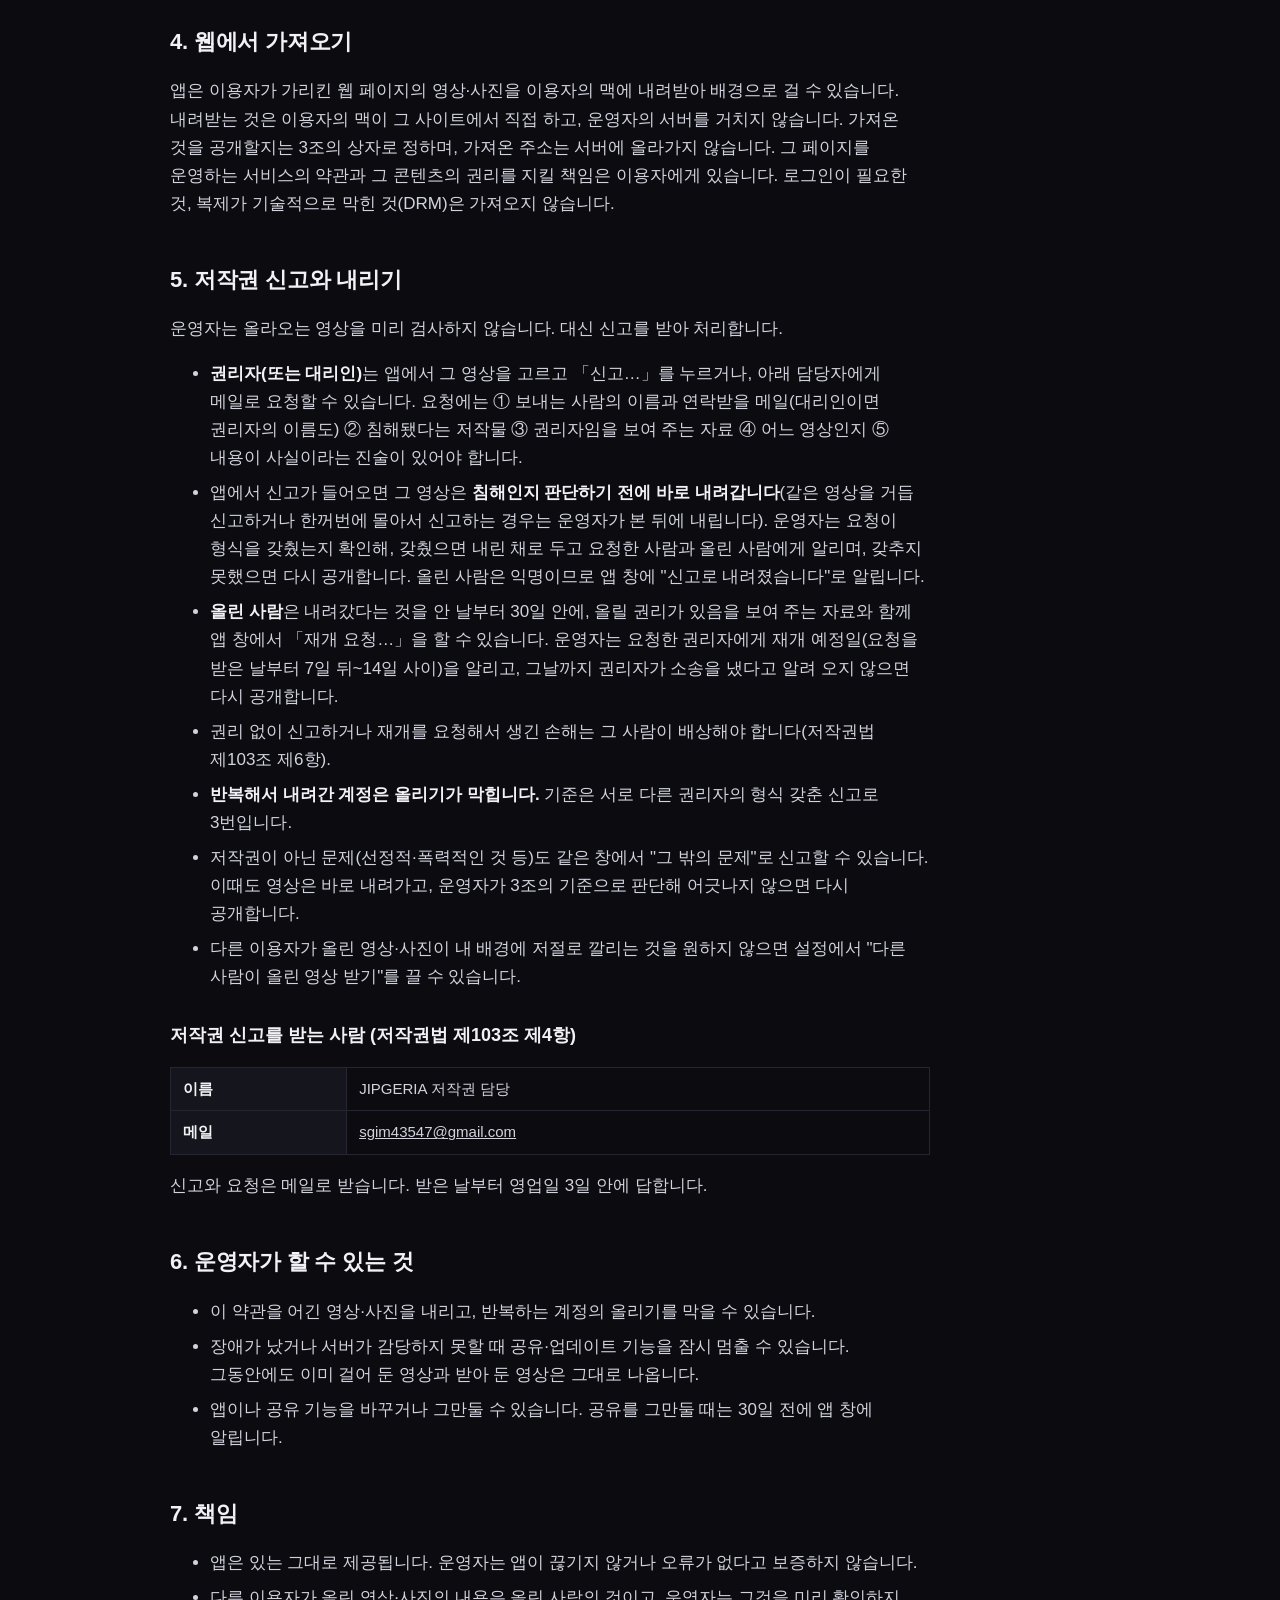
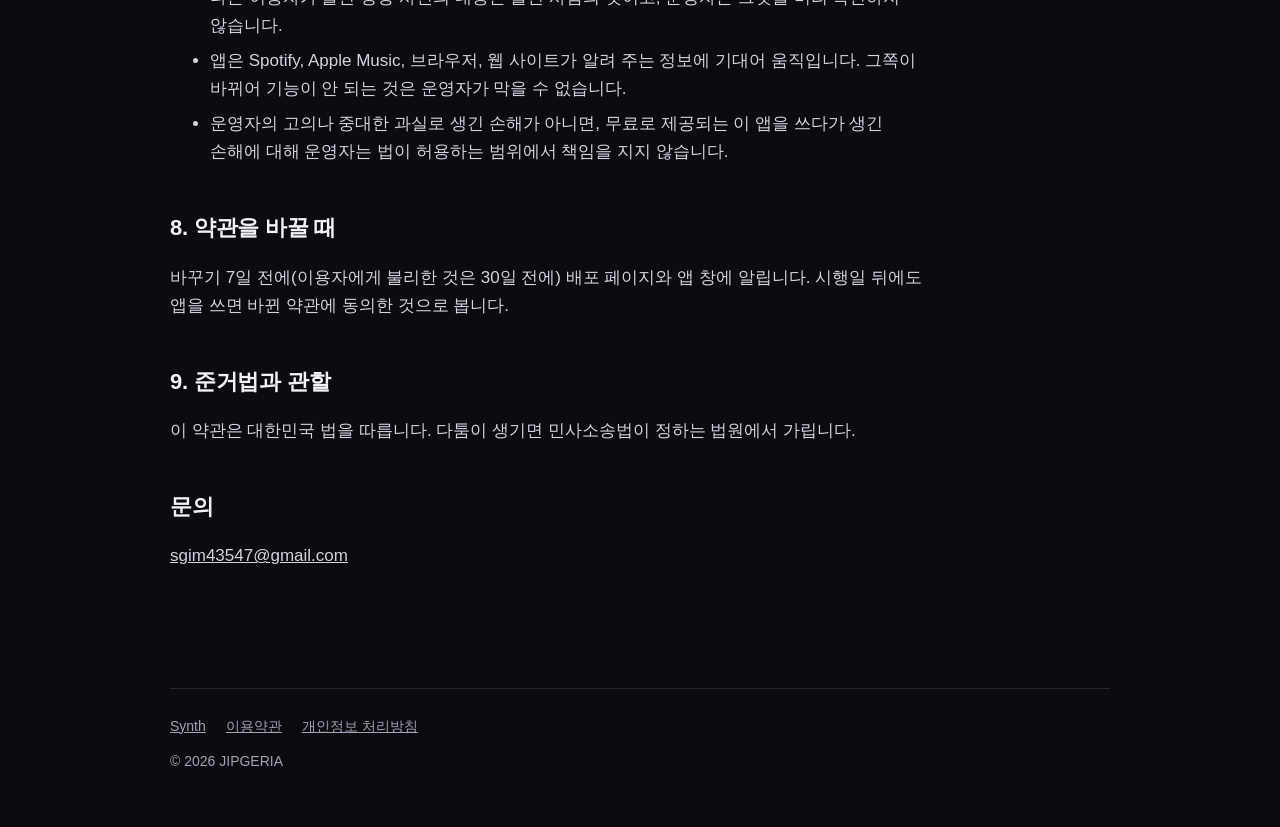
<file: terms.html>
<!doctype html>
<html lang="ko">
<head>
<meta charset="utf-8">
<meta name="viewport" content="width=device-width, initial-scale=1">
<title>이용약관 — Synth</title>
<meta name="color-scheme" content="dark">
<link rel="stylesheet" href="style.css">
</head>
<body>
<div class="wrap">
  <header class="top"><a class="brand" href="./"><span class="mark"></span>Synth</a></header>
  <main class="doc">
<p class="note">An English translation is available: <a href="terms-en.html">Terms of Use</a>.</p>
<h1>Synth 이용약관</h1>
<p>시행일: 2026년 10월 8일</p>
<h2>1. 이 약관이 다루는 것</h2>
<p>Synth(이하 "앱")는 맥에서 Spotify나 Apple Music으로 음악을 듣는 동안 영상·사진을 배경화면으로 깔아 주는 앱입니다. JIPGERIA(이하 "운영자")가 만들고 배포합니다. 앱을 내려받아 쓰면 이 약관에 동의한 것으로 봅니다. 동의하지 않으면 앱을 지우면 됩니다.</p>
<p>앱은 Spotify, Apple과 제휴하거나 승인받은 제품이 아닙니다. 각 이름은 해당 회사의 상표입니다.</p>
<h2>2. 앱을 쓰는 것</h2>
<ul><li>앱은 무료입니다. 운영자는 나중에 유료 기능을 더할 수 있고, 그때는 미리 알립니다.</li><li>계정을 만들지 않고 씁니다. 영상을 공개할 때만 이름도 메일도 없는 익명 계정이 만들어집니다(3조).</li><li>앱은 스스로 새 버전을 받아 갈아 끼웁니다. 원하지 않으면 앱을 쓰지 않는 것 말고는 끌 방법이 없습니다.</li><li>만 14세 미만은 법정대리인의 동의 없이 영상을 공개하거나 신고를 보낼 수 없습니다.</li></ul>
<h2>3. 영상·사진을 공개하는 것</h2>
<p>앱에서 곡에 영상·사진을 걸 때 "모두에게 공개"를 켜 두면, 그 파일과 "어느 곡에 어떻게 맞췄는지"가 운영자의 서버에 올라가고, 같은 곡을 듣는 다른 이용자의 맥에 배경으로 깔립니다. <strong>이 상자는 켜진 채로 나옵니다.</strong> 끄면 내 맥에만 남고, 끈 것은 다음에도 꺼진 채로 나옵니다.</p>
<p>공개하는 사람은 다음을 약속합니다.</p>
<ol><li><strong>올릴 권리가 있는 것만 올립니다.</strong> 직접 만들었거나, 권리자에게 허락받았거나, 보호기간이 끝난 것입니다. 출처를 적는 것은 허락이 아닙니다.</li><li>다음은 올리지 않습니다: 남의 저작권·초상권·상표권을 침해하는 것, 음란물·아동 성착취물, 남을 괴롭히거나 사생활을 드러내는 것, 폭력을 부추기는 것, 그 밖에 법이 금지하는 것.</li><li>공개한 영상·사진에 대해, 운영자가 그것을 저장하고 다른 이용자에게 전송하고 앱 안(추천 목록의 미리보기 포함)에서 보여 줄 수 있도록 <strong>무상의, 독점하지 않는 이용 허락</strong>을 줍니다. 이 허락은 공개를 취소하면 끝납니다. 저작권은 올린 사람에게 그대로 있습니다.</li><li>공개는 앱 창에서 언제든 취소할 수 있습니다. 취소하면 서버에서 지워지고, 이미 받아 둔 다른 이용자의 맥에서는 다음 목록 확인 때(보통 10분 안팎, 앱이 켜져 있을 때) 지워집니다.</li></ol>
<p>올릴 때 앱이 <strong>소리를 뺀 사본</strong>을 만들어 올립니다. 용량이 큰 영상은 해상도와 프레임 수를 그대로 둔 채 다시 압축합니다. 4K를 넘거나 초당 60프레임을 넘는 영상은 그것을 보여 줄 수 없는 화면을 위해 작은 판을 하나 더 만들고, 추천 목록에 보일 작은 그림도 같이 올립니다. 이 맥에 있는 원본은 바뀌지 않습니다.</p>
<p>한도가 있습니다: 파일 하나에 200MB, 계정 하나에 100개·5GB까지입니다. 서버의 저장 공간이 차면 새로 올리는 것이 잠시 막힐 수 있습니다. 운영자는 이 숫자를 바꿀 수 있습니다.</p>
<p>웹에서 가져온 영상·사진(4조)도 걸 때 같은 상자가 켜진 채로 나옵니다. 위의 약속은 똑같이 적용됩니다 — <strong>올릴 권리가 없는 것이면 상자를 꺼 주세요.</strong></p>
<h2>4. 웹에서 가져오기</h2>
<p>앱은 이용자가 가리킨 웹 페이지의 영상·사진을 이용자의 맥에 내려받아 배경으로 걸 수 있습니다. 내려받는 것은 이용자의 맥이 그 사이트에서 직접 하고, 운영자의 서버를 거치지 않습니다. 가져온 것을 공개할지는 3조의 상자로 정하며, 가져온 주소는 서버에 올라가지 않습니다. 그 페이지를 운영하는 서비스의 약관과 그 콘텐츠의 권리를 지킬 책임은 이용자에게 있습니다. 로그인이 필요한 것, 복제가 기술적으로 막힌 것(DRM)은 가져오지 않습니다.</p>
<h2>5. 저작권 신고와 내리기</h2>
<p>운영자는 올라오는 영상을 미리 검사하지 않습니다. 대신 신고를 받아 처리합니다.</p>
<ul><li><strong>권리자(또는 대리인)</strong>는 앱에서 그 영상을 고르고 「신고…」를 누르거나, 아래 담당자에게 메일로 요청할 수 있습니다. 요청에는 ① 보내는 사람의 이름과 연락받을 메일(대리인이면 권리자의 이름도) ② 침해됐다는 저작물 ③ 권리자임을 보여 주는 자료 ④ 어느 영상인지 ⑤ 내용이 사실이라는 진술이 있어야 합니다.</li><li>앱에서 신고가 들어오면 그 영상은 <strong>침해인지 판단하기 전에 바로 내려갑니다</strong>(같은 영상을 거듭 신고하거나 한꺼번에 몰아서 신고하는 경우는 운영자가 본 뒤에 내립니다). 운영자는 요청이 형식을 갖췄는지 확인해, 갖췄으면 내린 채로 두고 요청한 사람과 올린 사람에게 알리며, 갖추지 못했으면 다시 공개합니다. 올린 사람은 익명이므로 앱 창에 "신고로 내려졌습니다"로 알립니다.</li><li><strong>올린 사람</strong>은 내려갔다는 것을 안 날부터 30일 안에, 올릴 권리가 있음을 보여 주는 자료와 함께 앱 창에서 「재개 요청…」을 할 수 있습니다. 운영자는 요청한 권리자에게 재개 예정일(요청을 받은 날부터 7일 뒤~14일 사이)을 알리고, 그날까지 권리자가 소송을 냈다고 알려 오지 않으면 다시 공개합니다.</li><li>권리 없이 신고하거나 재개를 요청해서 생긴 손해는 그 사람이 배상해야 합니다(저작권법 제103조 제6항).</li><li><strong>반복해서 내려간 계정은 올리기가 막힙니다.</strong> 기준은 서로 다른 권리자의 형식 갖춘 신고로 3번입니다.</li><li>저작권이 아닌 문제(선정적·폭력적인 것 등)도 같은 창에서 "그 밖의 문제"로 신고할 수 있습니다. 이때도 영상은 바로 내려가고, 운영자가 3조의 기준으로 판단해 어긋나지 않으면 다시 공개합니다.</li><li>다른 이용자가 올린 영상·사진이 내 배경에 저절로 깔리는 것을 원하지 않으면 설정에서 "다른 사람이 올린 영상 받기"를 끌 수 있습니다.</li></ul>
<h3>저작권 신고를 받는 사람 (저작권법 제103조 제4항)</h3>
<div class="tablewrap"><table><tr><th>이름</th><td>JIPGERIA 저작권 담당</td></tr><tr><th>메일</th><td><a href="mailto:sgim43547@gmail.com">sgim43547@gmail.com</a></td></tr></table></div>
<p>신고와 요청은 메일로 받습니다. 받은 날부터 영업일 3일 안에 답합니다.</p>
<h2>6. 운영자가 할 수 있는 것</h2>
<ul><li>이 약관을 어긴 영상·사진을 내리고, 반복하는 계정의 올리기를 막을 수 있습니다.</li><li>장애가 났거나 서버가 감당하지 못할 때 공유·업데이트 기능을 잠시 멈출 수 있습니다. 그동안에도 이미 걸어 둔 영상과 받아 둔 영상은 그대로 나옵니다.</li><li>앱이나 공유 기능을 바꾸거나 그만둘 수 있습니다. 공유를 그만둘 때는 30일 전에 앱 창에 알립니다.</li></ul>
<h2>7. 책임</h2>
<ul><li>앱은 있는 그대로 제공됩니다. 운영자는 앱이 끊기지 않거나 오류가 없다고 보증하지 않습니다.</li><li>다른 이용자가 올린 영상·사진의 내용은 올린 사람의 것이고, 운영자는 그것을 미리 확인하지 않습니다.</li><li>앱은 Spotify, Apple Music, 브라우저, 웹 사이트가 알려 주는 정보에 기대어 움직입니다. 그쪽이 바뀌어 기능이 안 되는 것은 운영자가 막을 수 없습니다.</li><li>운영자의 고의나 중대한 과실로 생긴 손해가 아니면, 무료로 제공되는 이 앱을 쓰다가 생긴 손해에 대해 운영자는 법이 허용하는 범위에서 책임을 지지 않습니다.</li></ul>
<h2>8. 약관을 바꿀 때</h2>
<p>바꾸기 7일 전에(이용자에게 불리한 것은 30일 전에) 배포 페이지와 앱 창에 알립니다. 시행일 뒤에도 앱을 쓰면 바뀐 약관에 동의한 것으로 봅니다.</p>
<h2>9. 준거법과 관할</h2>
<p>이 약관은 대한민국 법을 따릅니다. 다툼이 생기면 민사소송법이 정하는 법원에서 가립니다.</p>
<h2>문의</h2>
<p><a href="mailto:sgim43547@gmail.com">sgim43547@gmail.com</a></p>
  </main>
  <footer>
    <nav><a href="./">Synth</a><a href="terms.html">이용약관</a><a href="privacy.html">개인정보 처리방침</a></nav>
    <p>© 2026 JIPGERIA</p>
  </footer>
</div>
</body>
</html>
</file>
<file: style.css>
:root {
  --bg: #0b0b10; --panel: #15151d; --line: #262633; --text: #f2f2f5; --dim: #a2a2b3;
  --a: #ff5fa2; --b: #7c6cff; --c: #35d0ff;
}
* { box-sizing: border-box; }
html { -webkit-text-size-adjust: 100%; }
body {
  margin: 0; background: var(--bg); color: var(--text);
  font: 17px/1.65 -apple-system, BlinkMacSystemFont, "Apple SD Gothic Neo", "Pretendard", "Segoe UI", sans-serif;
  word-break: keep-all; overflow-wrap: anywhere;
}
a { color: inherit; }
.wrap { max-width: 980px; margin: 0 auto; padding: 0 20px; }
html[data-lang="ko"] .en, html[data-lang="en"] .ko { display: none !important; }

header.top { display: flex; align-items: center; justify-content: space-between; padding: 22px 0; }
.brand { display: flex; align-items: center; gap: 10px; font-weight: 700; font-size: 19px; text-decoration: none; }
.mark { width: 28px; height: 28px; background: url(icon.png) center / contain no-repeat; }
.lang { background: none; border: 1px solid var(--line); color: var(--dim); border-radius: 999px; padding: 5px 13px; font: inherit; font-size: 14px; cursor: pointer; }
.lang:hover { color: var(--text); border-color: var(--dim); }

.hero { padding: 56px 0 28px; text-align: center; }
.hero h1 { font-size: clamp(34px, 6.4vw, 62px); line-height: 1.14; letter-spacing: -0.02em; margin: 0 0 18px; }
.hero h1 em { font-style: normal; background: linear-gradient(90deg, var(--a), var(--b), var(--c)); -webkit-background-clip: text; background-clip: text; color: transparent; }
.hero p.lead { color: var(--dim); font-size: clamp(17px, 2.2vw, 20px); max-width: 620px; margin: 0 auto 30px; }
.cta { display: inline-block; background: var(--text); color: #0b0b10; text-decoration: none; font-weight: 700; padding: 15px 30px; border-radius: 999px; font-size: 18px; }
.cta:hover { background: #fff; transform: translateY(-1px); }
.meta { color: var(--dim); font-size: 14px; margin-top: 14px; }

/* 화면 사진이 없어서 그린 것 — 바탕화면에 영상이 깔리고 그 위에 곡이 뜬 모습 */
.screen { margin: 44px auto 0; max-width: 820px; aspect-ratio: 16 / 10; border-radius: 16px; border: 1px solid var(--line); position: relative; overflow: hidden;
  background: radial-gradient(60% 80% at 20% 30%, #ff5fa2aa, transparent 70%), radial-gradient(60% 80% at 80% 20%, #7c6cffaa, transparent 70%), radial-gradient(70% 90% at 60% 90%, #35d0ff99, transparent 70%), #12121a;
  background-size: 180% 180%; animation: drift 16s ease-in-out infinite alternate; }
@keyframes drift { from { background-position: 0% 0%, 100% 0%, 50% 100%, 0 0; } to { background-position: 60% 40%, 30% 60%, 20% 30%, 0 0; } }
@media (prefers-reduced-motion: reduce) { .screen { animation: none; } }
.bar { position: absolute; top: 0; left: 0; right: 0; height: 22px; background: #0006; backdrop-filter: blur(10px); }
.now { position: absolute; left: 50%; bottom: 9%; transform: translateX(-50%); display: flex; align-items: center; gap: 12px; background: #0b0b10cc; border: 1px solid #ffffff22; padding: 9px 18px 9px 10px; border-radius: 999px; font-size: 14px; white-space: nowrap; backdrop-filter: blur(12px); }
.now i { width: 30px; height: 30px; border-radius: 50%; background: linear-gradient(135deg, var(--c), var(--b)); display: block; }
.now span { color: var(--dim); }

section { padding: 64px 0 0; }
h2 { font-size: clamp(24px, 3.4vw, 32px); letter-spacing: -0.01em; margin: 0 0 22px; }
.grid { display: grid; grid-template-columns: repeat(auto-fit, minmax(250px, 1fr)); gap: 14px; }
.card { background: var(--panel); border: 1px solid var(--line); border-radius: 14px; padding: 22px; }
.card h3 { margin: 0 0 8px; font-size: 18px; }
.card p { margin: 0; color: var(--dim); font-size: 15.5px; }
.num { color: var(--a); font-weight: 700; font-size: 14px; margin-bottom: 6px; }
ul.plain { margin: 0; padding-left: 1.2em; color: var(--dim); }
ul.plain li { margin: 8px 0; }
ul.plain b { color: var(--text); font-weight: 600; }
kbd { font: inherit; font-size: 0.88em; border: 1px solid var(--line); border-radius: 5px; padding: 1px 6px; background: var(--panel); color: var(--text); }

footer { margin-top: 80px; border-top: 1px solid var(--line); padding: 26px 0 50px; color: var(--dim); font-size: 14px; }
footer nav { display: flex; flex-wrap: wrap; gap: 6px 20px; margin-bottom: 12px; }
footer p { margin: 4px 0; }

/* 약관·처리방침 */
.doc { max-width: 760px; padding-bottom: 20px; }
.doc h1 { font-size: clamp(28px, 4.5vw, 38px); margin: 26px 0 6px; letter-spacing: -0.01em; }
.doc h2 { font-size: 22px; margin: 44px 0 12px; }
.doc h3 { font-size: 18px; margin: 30px 0 10px; }
.doc p, .doc li { color: #d3d3de; }
.doc li { margin: 7px 0; }
.doc strong { color: var(--text); }
.doc code { font-size: 0.9em; background: var(--panel); border: 1px solid var(--line); border-radius: 5px; padding: 1px 5px; }
.doc .tablewrap { overflow-x: auto; margin: 16px 0; }
.doc table { border-collapse: collapse; width: 100%; font-size: 15px; }
.doc th, .doc td { border: 1px solid var(--line); padding: 9px 12px; text-align: left; vertical-align: top; color: #d3d3de; }
.doc th { background: var(--panel); color: var(--text); white-space: nowrap; }
.doc .note { border: 1px solid var(--line); background: var(--panel); border-radius: 10px; padding: 12px 16px; color: var(--dim); font-size: 15px; }
</file>
